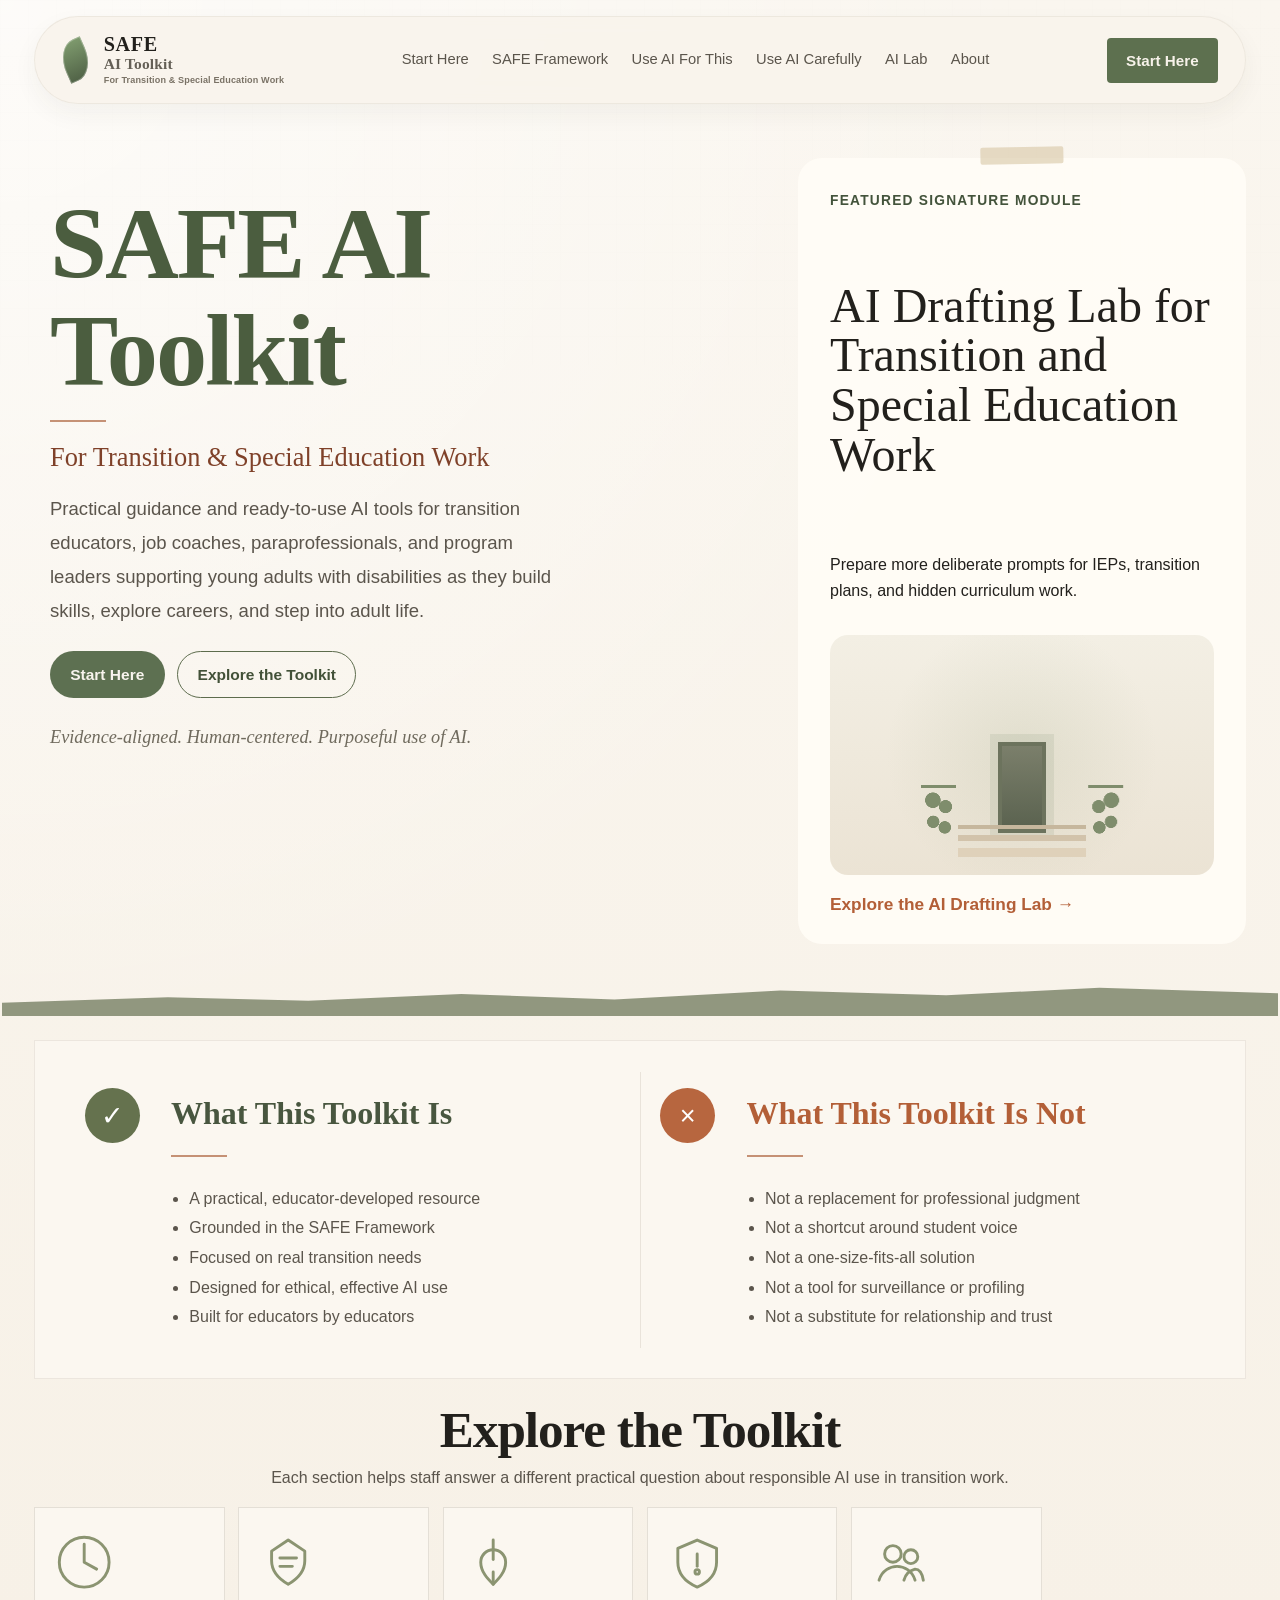
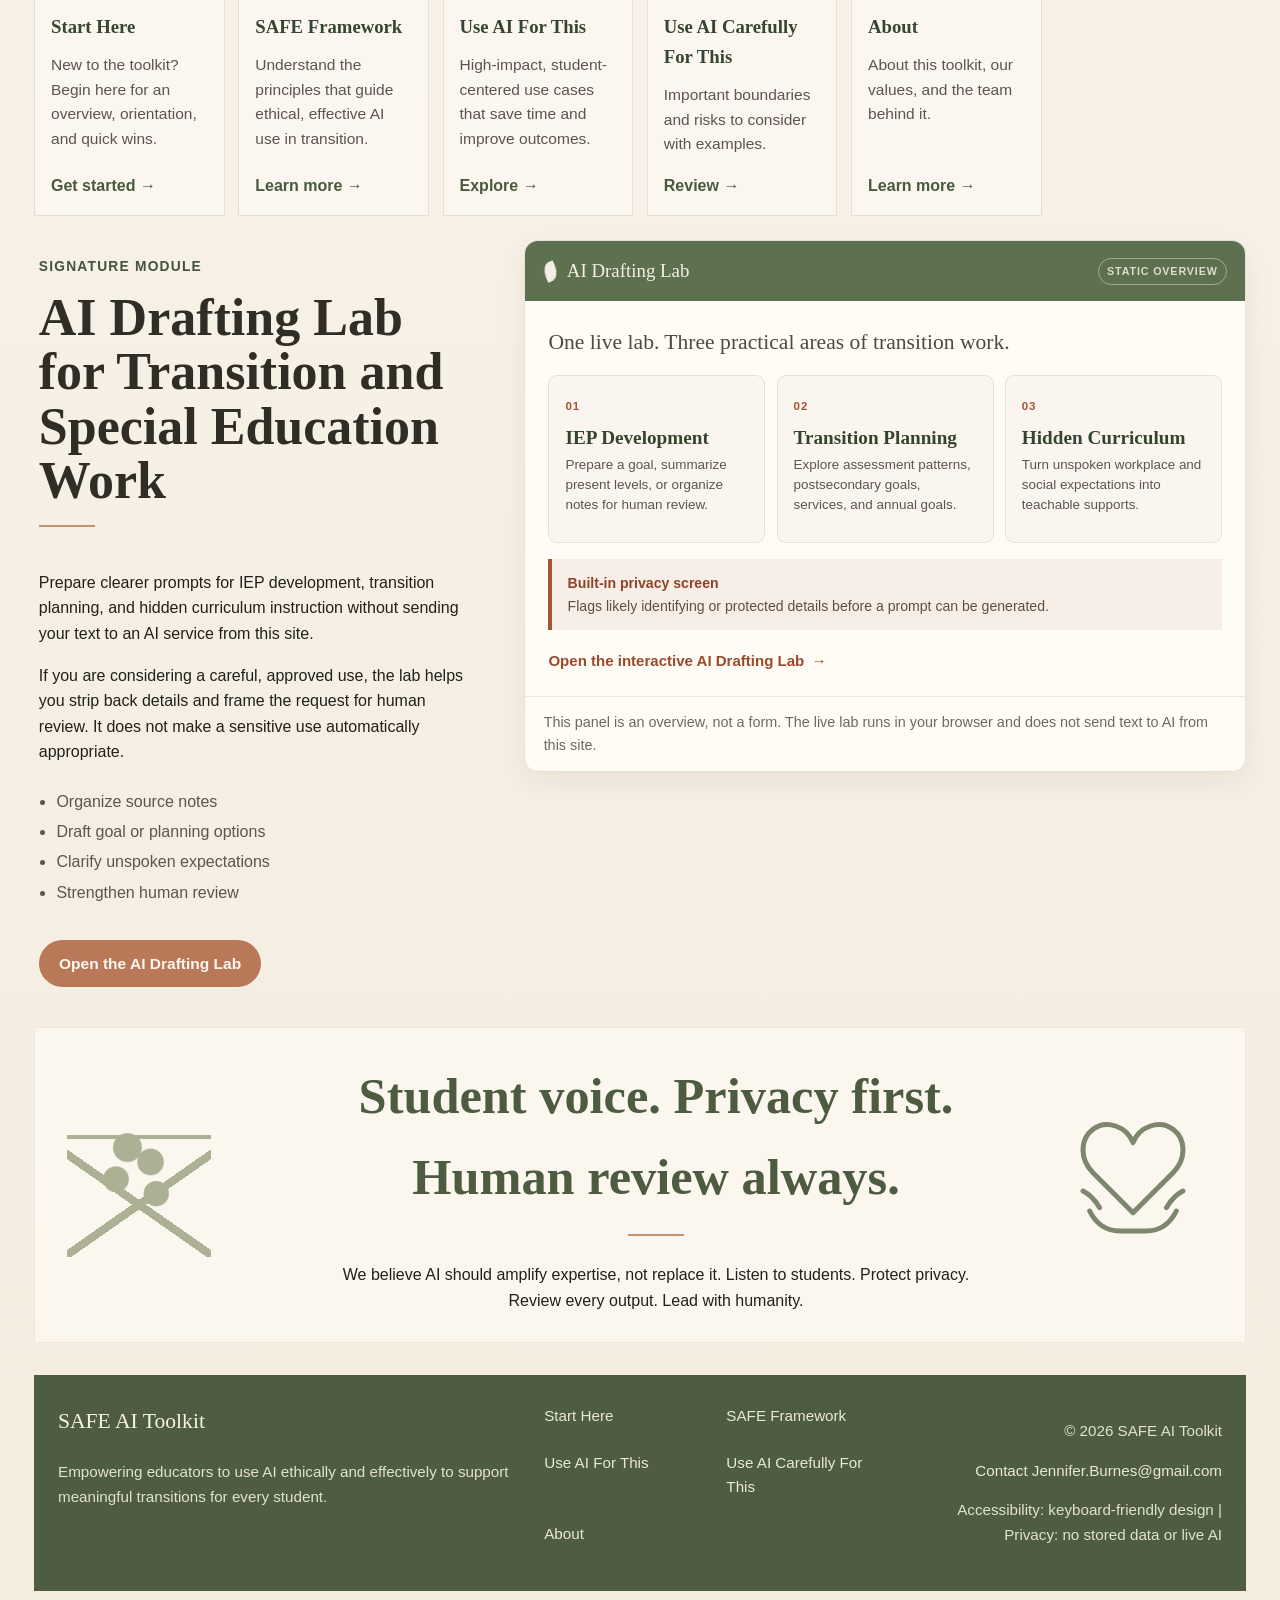
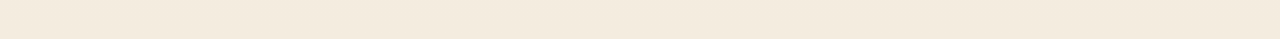
<file: index.html>
<!doctype html>
<html lang="en">
  <head>
    <meta charset="UTF-8" />
    <meta name="viewport" content="width=device-width, initial-scale=1.0" />
    <title>SAFE AI Toolkit</title>
    <meta
      name="description"
      content="A practical AI toolkit for transition and special education professionals using AI responsibly in student-centered planning and instruction."
    />
    <link rel="icon" href="favicon.svg" type="image/svg+xml" />
    <link rel="stylesheet" href="styles.css" />
  </head>
  <body data-page="home">
    <div class="site-shell">
      <a class="skip-link" href="#main-content">Skip to main content</a>
      <header class="site-header">
        <div class="brand-lockup">
          <a class="brand-mark" href="index.html" aria-label="SAFE AI Toolkit home">
            <span class="brand-mark__leaf"></span>
            <span class="brand-mark__text"><span>SAFE</span><span>AI Toolkit</span><span class="brand-mark__descriptor">For Transition &amp; Special Education Work</span></span>
          </a>
        </div>
        <button class="menu-toggle" type="button" aria-expanded="false" aria-controls="site-nav">
          Menu
        </button>
        <nav id="site-nav" class="site-nav" aria-label="Primary">
          <a href="start-here.html">Start Here</a>
          <a href="safe-framework.html">SAFE Framework</a>
          <a href="use-ai-for-this.html">Use AI For This</a>
          <a href="use-ai-carefully.html">Use AI Carefully</a>
          <a href="hidden-curriculum-ai-lab.html">AI Lab</a>
          <a href="about.html">About</a>
        </nav>
        <a class="header-cta" href="start-here.html">Start Here</a>
      </header>

      <main id="main-content">
        <section class="hero hero--homepage section">
          <div class="hero__content hero__content--open">
            <h1>SAFE AI Toolkit</h1>
            <span class="hero-rule" aria-hidden="true"></span>
            <p class="hero__scope">For Transition &amp; Special Education Work</p>
            <p class="hero__lede hero__lede--wide">
              Practical guidance and ready-to-use AI tools for transition educators, job coaches,
              paraprofessionals, and program leaders supporting young adults with disabilities as they
              build skills, explore careers, and step into adult life.
            </p>
            <div class="hero__actions">
              <a class="button button--primary" href="start-here.html">Start Here</a>
              <a class="button button--outline" href="#explore-toolkit">Explore the Toolkit</a>
            </div>
            <p class="hero__motto">Evidence-aligned. Human-centered. Purposeful use of AI.</p>
          </div>
          <aside class="feature-card feature-card--illustrated">
            <span class="feature-card__tape" aria-hidden="true"></span>
            <p class="feature-card__eyeline">Featured Signature Module</p>
            <h2>AI Drafting Lab for Transition and Special Education Work</h2>
            <p>Prepare more deliberate prompts for IEPs, transition plans, and hidden curriculum work.</p>
            <div class="feature-card__art" aria-hidden="true">
              <div class="feature-card__door"></div>
              <div class="feature-card__plant feature-card__plant--left"></div>
              <div class="feature-card__plant feature-card__plant--right"></div>
              <div class="feature-card__steps"></div>
            </div>
            <a class="feature-card__link" href="hidden-curriculum-ai-lab.html">Explore the AI Drafting Lab</a>
          </aside>
          <div class="terrain-divider" aria-hidden="true"></div>
        </section>

        <section class="section section-band">
          <article class="band-panel band-panel--positive">
            <div class="band-panel__icon">✓</div>
            <div class="band-panel__body">
              <h2>What This Toolkit Is</h2>
              <span class="band-panel__rule" aria-hidden="true"></span>
              <ul class="tight-list">
                <li>A practical, educator-developed resource</li>
                <li>Grounded in the <a href="https://www.edsafeai.org/safe" target="_blank" rel="noopener noreferrer">SAFE Framework</a></li>
                <li>Focused on real transition needs</li>
                <li>Designed for ethical, effective AI use</li>
                <li>Built for educators by educators</li>
              </ul>
            </div>
          </article>
          <article class="band-panel band-panel--negative">
            <div class="band-panel__icon">&times;</div>
            <div class="band-panel__body">
              <h2>What This Toolkit Is Not</h2>
              <span class="band-panel__rule" aria-hidden="true"></span>
              <ul class="tight-list">
                <li>Not a replacement for professional judgment</li>
                <li>Not a shortcut around student voice</li>
                <li>Not a one-size-fits-all solution</li>
                <li>Not a tool for surveillance or profiling</li>
                <li>Not a substitute for relationship and trust</li>
              </ul>
            </div>
          </article>
        </section>

        <section class="section section--toolkit-overview" id="explore-toolkit">
          <div class="section-heading">
            <h2>Explore the Toolkit</h2>
            <p>Each section helps staff answer a different practical question about responsible AI use in transition work.</p>
          </div>
          <div class="toolkit-grid">
            <a class="toolkit-card" href="start-here.html">
              <span class="toolkit-card__icon" aria-hidden="true">
                <svg viewBox="0 0 48 48" role="presentation"><circle cx="24" cy="24" r="18"/><path d="M24 11v13l9 5" /></svg>
              </span>
              <h3>Start Here</h3>
              <p>New to the toolkit? Begin here for an overview, orientation, and quick wins.</p>
              <span class="toolkit-card__link">Get started</span>
            </a>
            <a class="toolkit-card" href="safe-framework.html">
              <span class="toolkit-card__icon" aria-hidden="true">
                <svg viewBox="0 0 48 48" role="presentation"><path d="M24 8l12 8v7c0 8-5 13-12 17-7-4-12-9-12-17v-7z"/><path d="M18 21h12M18 27h9" /></svg>
              </span>
              <h3>SAFE Framework</h3>
              <p>Understand the principles that guide ethical, effective AI use in transition.</p>
              <span class="toolkit-card__link">Learn more</span>
            </a>
            <a class="toolkit-card" href="use-ai-for-this.html">
              <span class="toolkit-card__icon" aria-hidden="true">
                <svg viewBox="0 0 48 48" role="presentation"><path d="M24 8v14"/><path d="M15 24c0-5 4-9 9-9s9 4 9 9c0 7-5 12-9 16-4-4-9-9-9-16z"/><path d="M24 31v9" /></svg>
              </span>
              <h3>Use AI For This</h3>
              <p>High-impact, student-centered use cases that save time and improve outcomes.</p>
              <span class="toolkit-card__link">Explore</span>
            </a>
            <a class="toolkit-card" href="use-ai-carefully.html">
              <span class="toolkit-card__icon" aria-hidden="true">
                <svg viewBox="0 0 48 48" role="presentation"><path d="M24 8l14 6v10c0 8-5 14-14 18-9-4-14-10-14-18V14z"/><path d="M24 18v9"/><circle cx="24" cy="31" r="1.6"/></svg>
              </span>
              <h3>Use AI Carefully For This</h3>
              <p>Important boundaries and risks to consider with examples.</p>
              <span class="toolkit-card__link">Review</span>
            </a>
            <a class="toolkit-card" href="about.html">
              <span class="toolkit-card__icon" aria-hidden="true">
                <svg viewBox="0 0 48 48" role="presentation"><circle cx="18" cy="18" r="6"/><circle cx="31" cy="20" r="5"/><path d="M8 37c2-7 8-10 13-10s11 3 13 10"/><path d="M26 37c1-4 4-7 8-8 3 0 5 2 6 8"/></svg>
              </span>
              <h3>About</h3>
              <p>About this toolkit, our values, and the team behind it.</p>
              <span class="toolkit-card__link">Learn more</span>
            </a>
          </div>
        </section>

        <section class="section signature-section">
          <div class="signature-copy">
            <p class="page-hero__kicker">Signature Module</p>
            <h2>AI Drafting Lab for Transition and Special Education Work</h2>
            <span class="hero-rule" aria-hidden="true"></span>
            <p>
              Prepare clearer prompts for IEP development, transition planning, and hidden curriculum
              instruction without sending your text to an AI service from this site.
            </p>
            <p>
              If you are considering a careful, approved use, the lab helps you strip back details and
              frame the request for human review. It does not make a sensitive use automatically appropriate.
            </p>
            <ul class="signature-list">
              <li>Organize source notes</li>
              <li>Draft goal or planning options</li>
              <li>Clarify unspoken expectations</li>
              <li>Strengthen human review</li>
            </ul>
            <a class="button button--clay" href="hidden-curriculum-ai-lab.html">Open the AI Drafting Lab</a>
          </div>
          <aside class="signature-shell signature-shell--preview" aria-labelledby="lab-preview-title">
            <div class="signature-shell__header">
              <span class="signature-shell__leaf" aria-hidden="true"></span>
              <span id="lab-preview-title">AI Drafting Lab</span>
              <span class="signature-shell__status">Static overview</span>
            </div>
            <div class="signature-preview">
              <p class="signature-preview__lead">One live lab. Three practical areas of transition work.</p>
              <div class="signature-preview__lanes">
                <section class="signature-preview__lane">
                  <span>01</span>
                  <h3>IEP Development</h3>
                  <p>Prepare a goal, summarize present levels, or organize notes for human review.</p>
                </section>
                <section class="signature-preview__lane">
                  <span>02</span>
                  <h3>Transition Planning</h3>
                  <p>Explore assessment patterns, postsecondary goals, services, and annual goals.</p>
                </section>
                <section class="signature-preview__lane">
                  <span>03</span>
                  <h3>Hidden Curriculum</h3>
                  <p>Turn unspoken workplace and social expectations into teachable supports.</p>
                </section>
              </div>
              <div class="signature-preview__safety">
                <strong>Built-in privacy screen</strong>
                <span>Flags likely identifying or protected details before a prompt can be generated.</span>
              </div>
              <a class="signature-preview__open" href="hidden-curriculum-ai-lab.html">Open the interactive AI Drafting Lab <span aria-hidden="true">→</span></a>
            </div>
            <p class="signature-shell__footer">This panel is an overview, not a form. The live lab runs in your browser and does not send text to AI from this site.</p>
          </aside>
        </section>

        <section class="section closing-banner">
          <div class="closing-banner__leaf" aria-hidden="true"></div>
          <div class="closing-banner__copy">
            <h2>Student voice. Privacy first. Human review always.</h2>
            <span class="hero-rule" aria-hidden="true"></span>
            <p>We believe AI should amplify expertise, not replace it. Listen to students. Protect privacy. Review every output. Lead with humanity.</p>
          </div>
          <div class="closing-banner__care" aria-hidden="true">
            <svg viewBox="0 0 96 96" role="presentation">
              <path d="M48 25c4-10 16-14 24-8 8 6 8 18 0 26L48 67 24 43c-8-8-8-20 0-26 8-6 20-2 24 8z"/>
              <path d="M22 66c4 8 10 12 18 12h16c8 0 14-4 18-12"/>
              <path d="M18 54c4 2 7 5 10 10M78 54c-4 2-7 5-10 10"/>
            </svg>
          </div>
        </section>
      </main>

      <footer class="site-footer site-footer--rich">
        <div class="site-footer__brand">
          <p>SAFE AI Toolkit</p>
          <p>Empowering educators to use AI ethically and effectively to support meaningful transitions for every student.</p>
        </div>
        <div class="site-footer__links">
          <a href="start-here.html">Start Here</a>
          <a href="safe-framework.html">SAFE Framework</a>
          <a href="use-ai-for-this.html">Use AI For This</a>
          <a href="use-ai-carefully.html">Use AI Carefully For This</a>
          <a href="about.html">About</a>
        </div>
        <div class="site-footer__meta">
          <p>&copy; 2026 SAFE AI Toolkit</p>
          <p><a href="mailto:Jennifer.Burnes@gmail.com">Contact Jennifer.Burnes@gmail.com</a></p>
          <p>Accessibility: keyboard-friendly design | Privacy: no stored data or live AI</p>
        </div>
      </footer>
    </div>
    <script src="script.js"></script>
  </body>
</html>
</file>
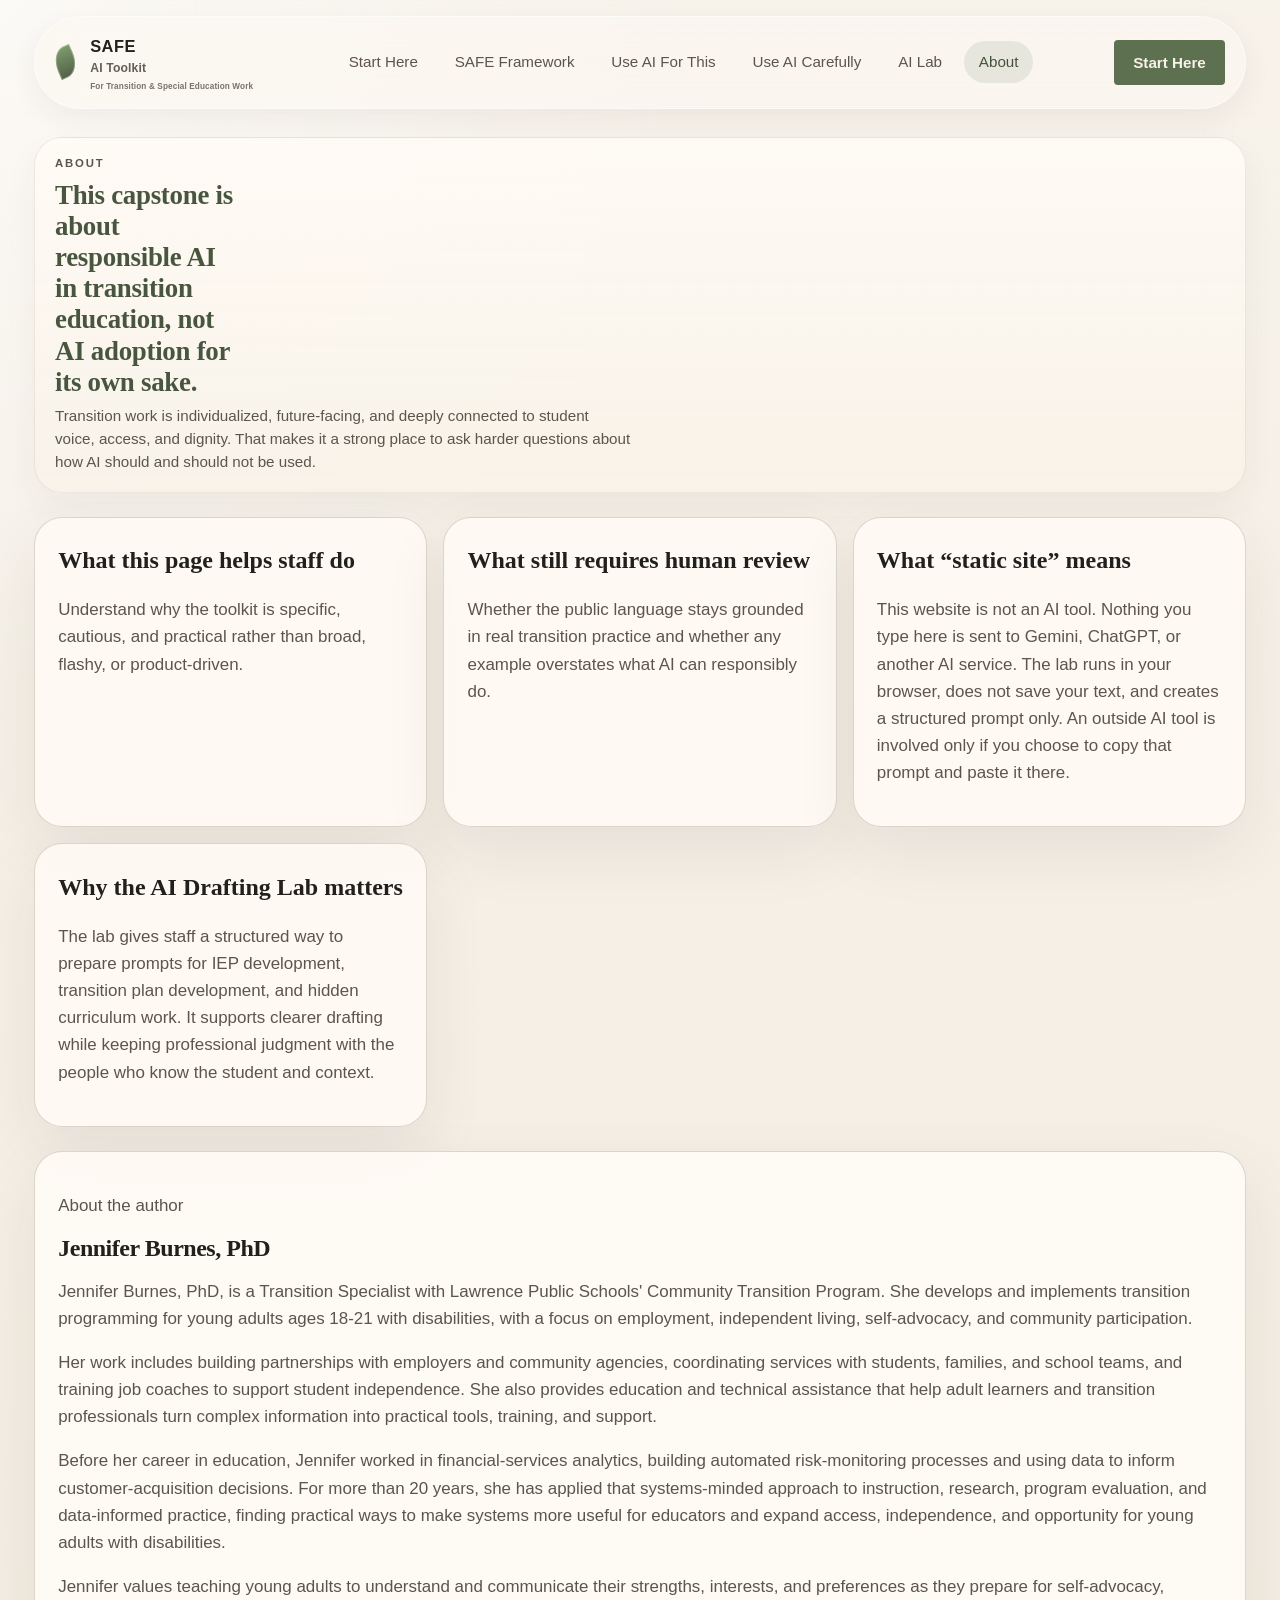
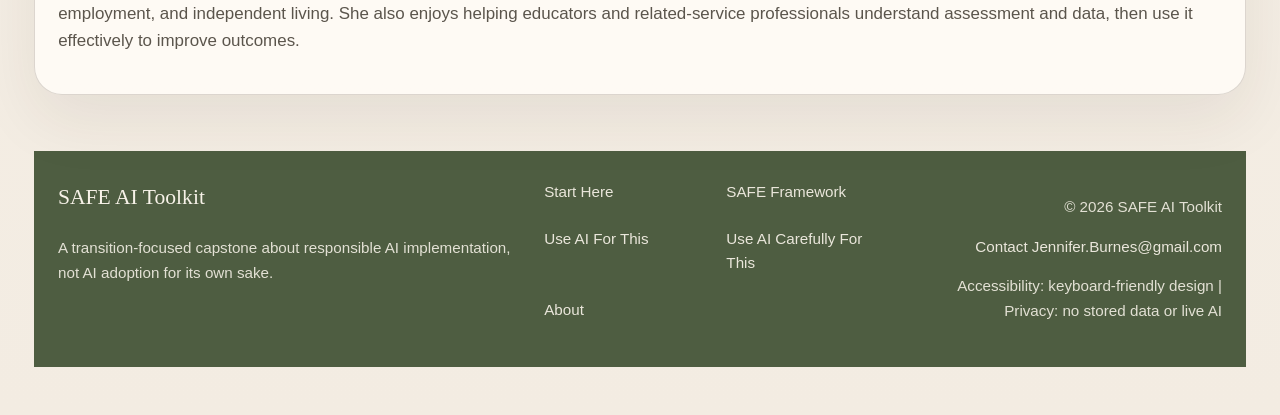
<file: about.html>
<!doctype html>
<html lang="en">
  <head>
    <meta charset="UTF-8" />
    <meta name="viewport" content="width=device-width, initial-scale=1.0" />
    <title>About | SAFE AI Toolkit</title>
    <link rel="icon" href="favicon.svg" type="image/svg+xml" />
    <link rel="stylesheet" href="styles.css" />
  </head>
  <body data-page="about">
    <div class="site-shell">
      <a class="skip-link" href="#main-content">Skip to main content</a>
      <header class="site-header">
        <div class="brand-lockup">
          <a class="brand-mark" href="index.html" aria-label="SAFE AI Toolkit home">
            <span class="brand-mark__leaf"></span>
            <span class="brand-mark__text"><span>SAFE</span><span>AI Toolkit</span><span class="brand-mark__descriptor">For Transition &amp; Special Education Work</span></span>
          </a>
        </div>
        <button class="menu-toggle" type="button" aria-expanded="false" aria-controls="site-nav">Menu</button>
        <nav id="site-nav" class="site-nav" aria-label="Primary">
          <a href="start-here.html">Start Here</a>
          <a href="safe-framework.html">SAFE Framework</a>
          <a href="use-ai-for-this.html">Use AI For This</a>
          <a href="use-ai-carefully.html">Use AI Carefully</a>
          <a href="hidden-curriculum-ai-lab.html">AI Lab</a>
          <a href="about.html">About</a>
        </nav>
        <a class="header-cta" href="start-here.html">Start Here</a>
      </header>
      <main id="main-content" class="page-main">
        <section class="page-hero page-hero--paper">
          <p class="page-hero__kicker">About</p>
          <h1>This capstone is about responsible AI in transition education, not AI adoption for its own sake.</h1>
          <p>
            Transition work is individualized, future-facing, and deeply connected to student voice,
            access, and dignity. That makes it a strong place to ask harder questions about how AI
            should and should not be used.
          </p>
        </section>

        <section class="section card-grid card-grid--two">
          <article class="section-card">
            <h2>What this page helps staff do</h2>
            <p>Understand why the toolkit is specific, cautious, and practical rather than broad, flashy, or product-driven.</p>
          </article>
          <article class="section-card">
            <h2>What still requires human review</h2>
            <p>Whether the public language stays grounded in real transition practice and whether any example overstates what AI can responsibly do.</p>
          </article>
          <article class="section-card">
            <h2>What “static site” means</h2>
            <p>
              This website is not an AI tool. Nothing you type here is sent to Gemini, ChatGPT, or
              another AI service. The lab runs in your browser, does not save your text, and creates
              a structured prompt only. An outside AI tool is involved only if you choose to copy that
              prompt and paste it there.
            </p>
          </article>
          <article class="section-card">
            <h2>Why the AI Drafting Lab matters</h2>
            <p>
              The lab gives staff a structured way to prepare prompts for IEP development, transition
              plan development, and hidden curriculum work. It supports clearer drafting while keeping
              professional judgment with the people who know the student and context.
            </p>
          </article>
        </section>

        <section class="section">
          <div class="callout callout--thin">
            <p class="eyebrow">About the author</p>
            <h2>Jennifer Burnes, PhD</h2>
            <p>Jennifer Burnes, PhD, is a Transition Specialist with Lawrence Public Schools' Community Transition Program. She develops and implements transition programming for young adults ages 18-21 with disabilities, with a focus on employment, independent living, self-advocacy, and community participation.</p>
            <p>Her work includes building partnerships with employers and community agencies, coordinating services with students, families, and school teams, and training job coaches to support student independence. She also provides education and technical assistance that help adult learners and transition professionals turn complex information into practical tools, training, and support.</p>
            <p>Before her career in education, Jennifer worked in financial-services analytics, building automated risk-monitoring processes and using data to inform customer-acquisition decisions. For more than 20 years, she has applied that systems-minded approach to instruction, research, program evaluation, and data-informed practice, finding practical ways to make systems more useful for educators and expand access, independence, and opportunity for young adults with disabilities.</p>
            <p>Jennifer values teaching young adults to understand and communicate their strengths, interests, and preferences as they prepare for self-advocacy, employment, and independent living. She also enjoys helping educators and related-service professionals understand assessment and data, then use it effectively to improve outcomes.</p>
          </div>
        </section>
      </main>
      <footer class="site-footer site-footer--rich">
        <div class="site-footer__brand">
          <p>SAFE AI Toolkit</p>
          <p>A transition-focused capstone about responsible AI implementation, not AI adoption for its own sake.</p>
        </div>
        <div class="site-footer__links">
          <a href="start-here.html">Start Here</a>
          <a href="safe-framework.html">SAFE Framework</a>
          <a href="use-ai-for-this.html">Use AI For This</a>
          <a href="use-ai-carefully.html">Use AI Carefully For This</a>
          <a href="about.html">About</a>
        </div>
        <div class="site-footer__meta">
          <p>&copy; 2026 SAFE AI Toolkit</p>
          <p><a href="mailto:Jennifer.Burnes@gmail.com">Contact Jennifer.Burnes@gmail.com</a></p>
          <p>Accessibility: keyboard-friendly design | Privacy: no stored data or live AI</p>
        </div>
      </footer>
    </div>
    <script src="script.js"></script>
  </body>
</html>
</file>
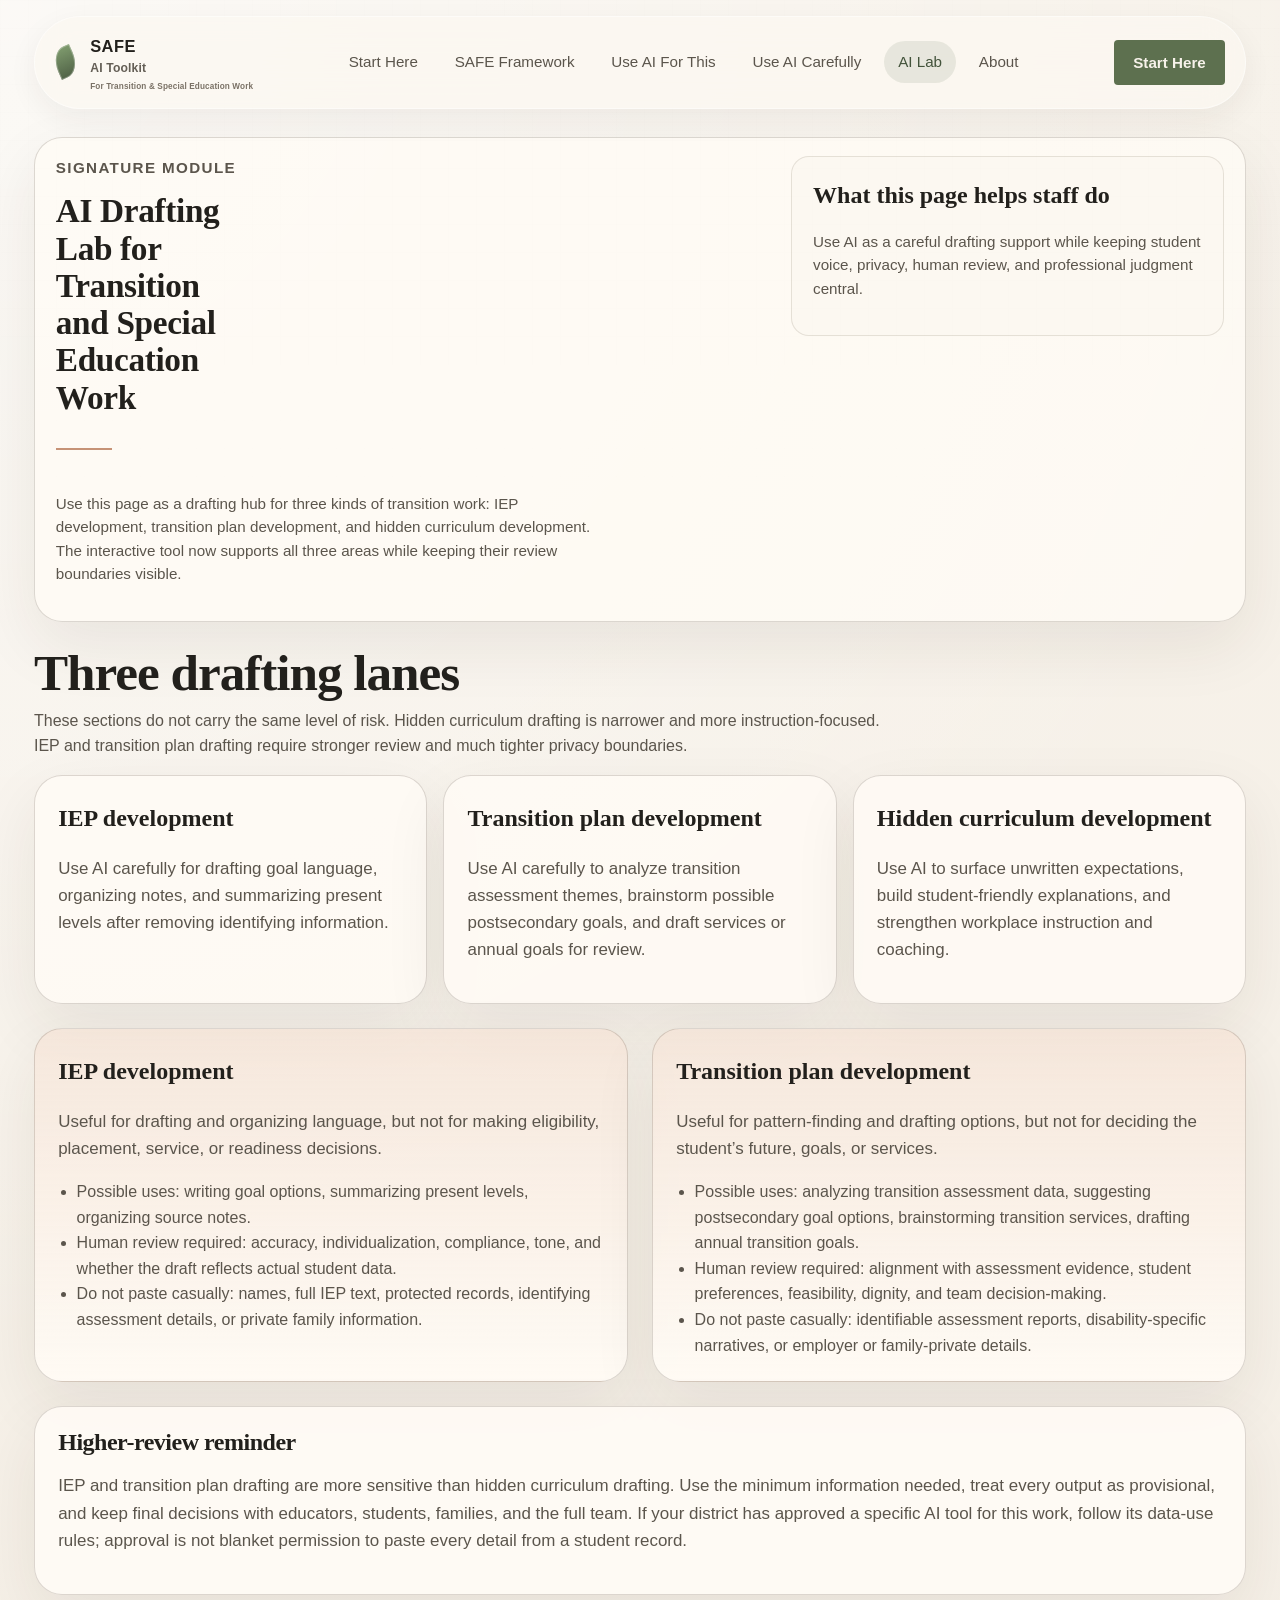
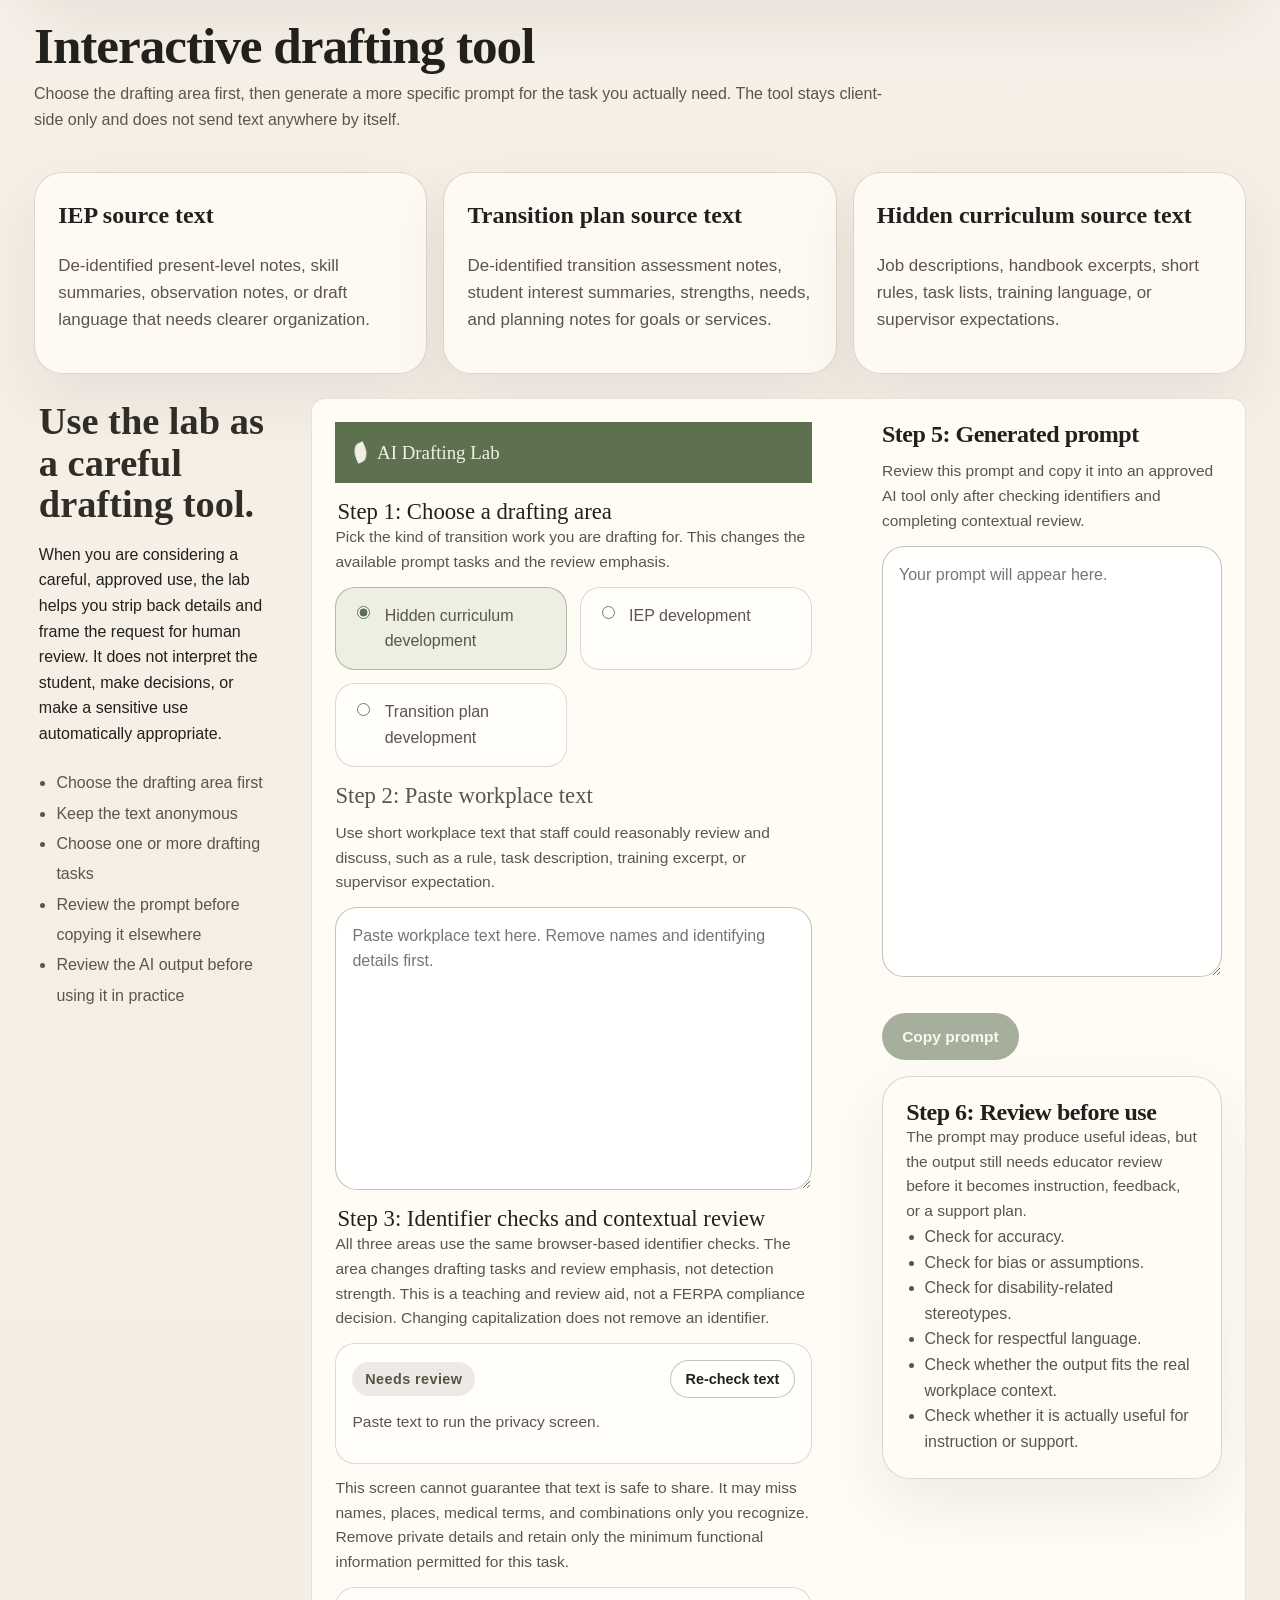
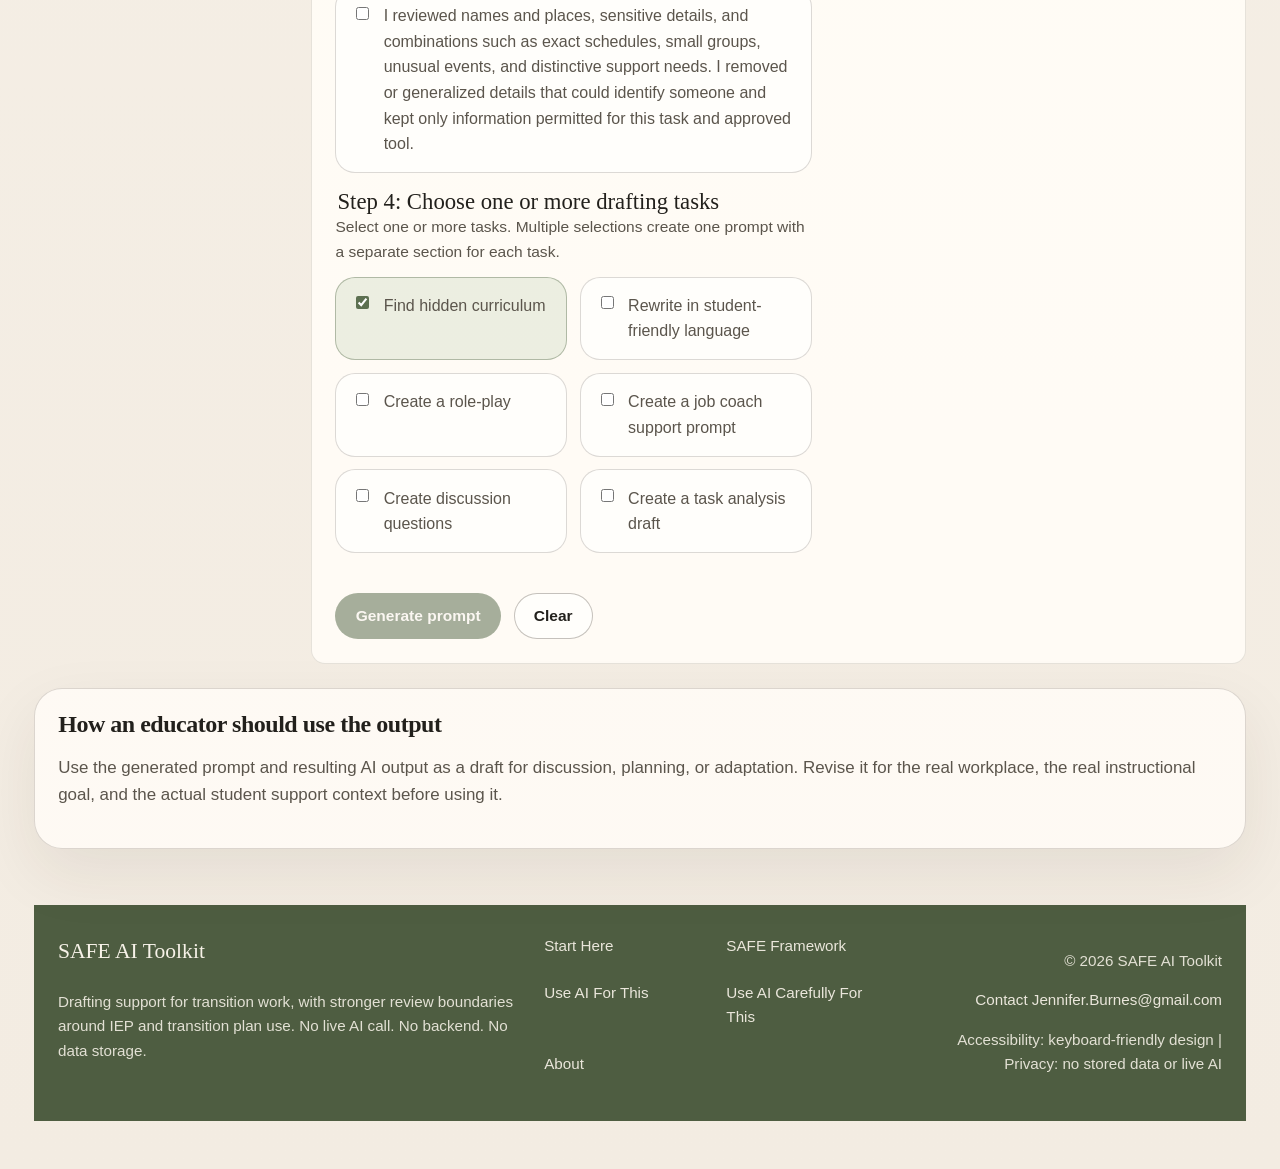
<file: hidden-curriculum-ai-lab.html>
<!doctype html>
<html lang="en">
  <head>
    <meta charset="UTF-8" />
    <meta name="viewport" content="width=device-width, initial-scale=1.0" />
    <title>AI Lab | SAFE AI Toolkit</title>
    <link rel="icon" href="favicon.svg" type="image/svg+xml" />
    <link rel="stylesheet" href="styles.css" />
  </head>
  <body data-page="ai-lab">
    <div class="site-shell">
      <a class="skip-link" href="#main-content">Skip to main content</a>
      <header class="site-header">
        <div class="brand-lockup">
          <a class="brand-mark" href="index.html" aria-label="SAFE AI Toolkit home">
            <span class="brand-mark__leaf"></span>
            <span class="brand-mark__text"><span>SAFE</span><span>AI Toolkit</span><span class="brand-mark__descriptor">For Transition &amp; Special Education Work</span></span>
          </a>
        </div>
        <button class="menu-toggle" type="button" aria-expanded="false" aria-controls="site-nav">Menu</button>
        <nav id="site-nav" class="site-nav" aria-label="Primary">
          <a href="start-here.html">Start Here</a>
          <a href="safe-framework.html">SAFE Framework</a>
          <a href="use-ai-for-this.html">Use AI For This</a>
          <a href="use-ai-carefully.html">Use AI Carefully</a>
          <a href="hidden-curriculum-ai-lab.html">AI Lab</a>
          <a href="about.html">About</a>
        </nav>
        <a class="header-cta" href="start-here.html">Start Here</a>
      </header>
      <main id="main-content" class="page-main">
        <section class="page-hero page-hero--lab">
          <div class="page-hero__split">
            <div>
              <p class="page-hero__kicker">Signature Module</p>
              <h1>AI Drafting Lab for Transition and Special Education Work</h1>
              <span class="hero-rule" aria-hidden="true"></span>
              <p>
                Use this page as a drafting hub for three kinds of transition work: IEP development,
                transition plan development, and hidden curriculum development. The interactive tool
                now supports all three areas while keeping their review boundaries visible.
              </p>
            </div>
            <div class="page-hero__side-note">
              <h2>What this page helps staff do</h2>
              <p>Use AI as a careful drafting support while keeping student voice, privacy, human review, and professional judgment central.</p>
            </div>
          </div>
        </section>

        <section class="section">
          <div class="section-heading">
            <h2>Three drafting lanes</h2>
            <p>These sections do not carry the same level of risk. Hidden curriculum drafting is narrower and more instruction-focused. IEP and transition plan drafting require stronger review and much tighter privacy boundaries.</p>
          </div>
          <div class="card-grid card-grid--three">
            <article class="section-card section-card--compact">
              <h2>IEP development</h2>
              <p>Use AI carefully for drafting goal language, organizing notes, and summarizing present levels after removing identifying information.</p>
            </article>
            <article class="section-card section-card--compact">
              <h2>Transition plan development</h2>
              <p>Use AI carefully to analyze transition assessment themes, brainstorm possible postsecondary goals, and draft services or annual goals for review.</p>
            </article>
            <article class="section-card section-card--compact">
              <h2>Hidden curriculum development</h2>
              <p>Use AI to surface unwritten expectations, build student-friendly explanations, and strengthen workplace instruction and coaching.</p>
            </article>
          </div>
        </section>

        <section class="section compare-grid">
          <article class="compare-card compare-card--caution">
            <h2>IEP development</h2>
            <p>Useful for drafting and organizing language, but not for making eligibility, placement, service, or readiness decisions.</p>
            <ul class="tight-list">
              <li>Possible uses: writing goal options, summarizing present levels, organizing source notes.</li>
              <li>Human review required: accuracy, individualization, compliance, tone, and whether the draft reflects actual student data.</li>
              <li>Do not paste casually: names, full IEP text, protected records, identifying assessment details, or private family information.</li>
            </ul>
          </article>
          <article class="compare-card compare-card--caution">
            <h2>Transition plan development</h2>
            <p>Useful for pattern-finding and drafting options, but not for deciding the student’s future, goals, or services.</p>
            <ul class="tight-list">
              <li>Possible uses: analyzing transition assessment data, suggesting postsecondary goal options, brainstorming transition services, drafting annual transition goals.</li>
              <li>Human review required: alignment with assessment evidence, student preferences, feasibility, dignity, and team decision-making.</li>
              <li>Do not paste casually: identifiable assessment reports, disability-specific narratives, or employer or family-private details.</li>
            </ul>
          </article>
        </section>

        <section class="section">
          <div class="callout callout--thin">
            <h2>Higher-review reminder</h2>
            <p>IEP and transition plan drafting are more sensitive than hidden curriculum drafting. Use the minimum information needed, treat every output as provisional, and keep final decisions with educators, students, families, and the full team. If your district has approved a specific AI tool for this work, follow its data-use rules; approval is not blanket permission to paste every detail from a student record.</p>
          </div>
        </section>

        <section class="section">
          <div class="section-heading">
            <h2>Interactive drafting tool</h2>
            <p>Choose the drafting area first, then generate a more specific prompt for the task you actually need. The tool stays client-side only and does not send text anywhere by itself.</p>
          </div>
        </section>

        <section class="section card-grid card-grid--three">
          <article class="section-card section-card--compact">
            <h2>IEP source text</h2>
            <p>De-identified present-level notes, skill summaries, observation notes, or draft language that needs clearer organization.</p>
          </article>
          <article class="section-card section-card--compact">
            <h2>Transition plan source text</h2>
            <p>De-identified transition assessment notes, student interest summaries, strengths, needs, and planning notes for goals or services.</p>
          </article>
          <article class="section-card section-card--compact">
            <h2>Hidden curriculum source text</h2>
            <p>Job descriptions, handbook excerpts, short rules, task lists, training language, or supervisor expectations.</p>
          </article>
        </section>

        <section class="section signature-section signature-section--lab-page">
          <div class="signature-copy signature-copy--lab-page">
            <h2>Use the lab as a careful drafting tool.</h2>
            <p>
              When you are considering a careful, approved use, the lab helps you strip back details and
              frame the request for human review. It does not interpret the student, make decisions, or
              make a sensitive use automatically appropriate.
            </p>
            <ul class="signature-list">
              <li>Choose the drafting area first</li>
              <li>Keep the text anonymous</li>
              <li>Choose one or more drafting tasks</li>
              <li>Review the prompt before copying it elsewhere</li>
              <li>Review the AI output before using it in practice</li>
            </ul>
          </div>
          <div class="lab-layout lab-layout--framed">
            <div id="ai-lab-form" class="lab-panel" role="region" aria-label="AI Drafting Lab">
              <p id="screening-unavailable" class="field-help" role="status">Screening unavailable. Text entry and generation are disabled. Enable JavaScript and reload; if this message remains, try again later.</p>
              <div class="lab-panel__header">
                <span class="signature-shell__leaf" aria-hidden="true"></span>
                <span>AI Drafting Lab</span>
              </div>

              <fieldset class="lab-section">
                <legend class="field-label">Step 1: Choose a drafting area</legend>
                <p class="field-help">Pick the kind of transition work you are drafting for. This changes the available prompt tasks and the review emphasis.</p>
                <div class="purpose-grid">
                  <label class="purpose-card"><input type="radio" name="area" value="hidden_curriculum" checked /> <span>Hidden curriculum development</span></label>
                  <label class="purpose-card"><input type="radio" name="area" value="iep" /> <span>IEP development</span></label>
                  <label class="purpose-card"><input type="radio" name="area" value="transition_plan" /> <span>Transition plan development</span></label>
                </div>
              </fieldset>

              <div class="lab-section">
                <label class="field-label" for="source-text" id="source-text-label">Step 2: Paste source text</label>
                <p class="field-help" id="source-text-help">Use short workplace text that staff could reasonably review and discuss, such as a rule, task description, training excerpt, or supervisor expectation.</p>
                <textarea id="source-text" disabled autocomplete="off" spellcheck="false" aria-describedby="source-text-help" rows="10" placeholder="Paste workplace text here. Remove names and identifying details first."></textarea>
              </div>

              <fieldset class="lab-section">
                <legend class="field-label" id="privacy-legend">Step 3: Privacy screening</legend>
                <p class="field-help" id="privacy-help">All three drafting areas use the same browser-based identifier checks. The area changes tasks and review emphasis, not detection strength. These checks are a teaching and review aid, not a FERPA compliance decision. Changing capitalization does not remove an identifier.</p>
                <div class="privacy-screen privacy-screen--pending" id="privacy-screen">
                  <div class="privacy-screen__top">
                    <span class="privacy-signal privacy-signal--pending" id="privacy-signal">Needs review</span>
                    <button class="button button--secondary button--small" type="button" id="privacy-rescan" disabled>Re-check text</button>
                  </div>
                  <p class="field-help" id="privacy-status-copy" role="status">Paste text to run the privacy screen.</p>
                  <ul class="tight-list privacy-flags" id="privacy-flags"></ul>
                  <div class="privacy-preview" id="privacy-preview" hidden>
                    <p class="privacy-preview__label">Flagged-text preview</p>
                    <p class="privacy-preview__text" id="privacy-preview-text"></p>
                  </div>
                </div>
                <p class="field-help">This screen cannot guarantee that text is safe to share. It may miss names, places, medical terms, and combinations only you recognize. Remove private details and retain only the minimum functional information permitted for this task.</p>
                <label class="purpose-card"><input type="checkbox" id="context-review" disabled /> <span>I reviewed names and places, sensitive details, and combinations such as exact schedules, small groups, unusual events, and distinctive support needs. I removed or generalized details that could identify someone and kept only information permitted for this task and approved tool.</span></label>
              </fieldset>

              <fieldset class="lab-section">
                <legend class="field-label">Step 4: Choose one or more drafting tasks</legend>
                <p class="field-help" id="purpose-help">Select one or more tasks. Multiple selections create one prompt with a separate section for each task.</p>
                <div class="purpose-grid" id="purpose-grid"></div>
              </fieldset>

              <div class="lab-actions">
                <button class="button button--primary" type="button" id="generate-prompt" disabled>Generate prompt</button>
                <button class="button button--secondary" type="button" id="clear-lab">Clear</button>
              </div>
            </div>

            <aside class="lab-output-panel">
              <div class="lab-section">
                <h2>Step 5: Generated prompt</h2>
                <p class="field-help" id="generated-prompt-help">Copy this prompt into an approved AI tool only after completing the privacy check.</p>
                <textarea id="generated-prompt" rows="16" readonly placeholder="Your prompt will appear here."></textarea>
                <div class="lab-actions">
                  <button class="button button--primary" type="button" id="copy-prompt" disabled>Copy prompt</button>
                  <span class="status-message" id="copy-status" aria-live="polite"></span>
                </div>
              </div>

              <div class="review-card">
                <h2>Step 6: Review before use</h2>
                <p class="field-help" id="review-help">The prompt may produce useful ideas, but the output still needs educator review before it becomes instruction, feedback, or a support plan.</p>
                <ul class="tight-list">
                  <li>Check for accuracy.</li>
                  <li>Check for bias or assumptions.</li>
                  <li>Check for disability-related stereotypes.</li>
                  <li>Check for respectful language.</li>
                  <li>Check whether the output fits the real workplace context.</li>
                  <li>Check whether it is actually useful for instruction or support.</li>
                </ul>
              </div>
            </aside>
          </div>
        </section>

        <section class="section">
          <div class="callout callout--thin">
            <h2>How an educator should use the output</h2>
            <p>Use the generated prompt and resulting AI output as a draft for discussion, planning, or adaptation. Revise it for the real workplace, the real instructional goal, and the actual student support context before using it.</p>
          </div>
        </section>
      </main>
      <footer class="site-footer site-footer--rich">
        <div class="site-footer__brand">
          <p>SAFE AI Toolkit</p>
          <p>Drafting support for transition work, with stronger review boundaries around IEP and transition plan use. No live AI call. No backend. No data storage.</p>
        </div>
        <div class="site-footer__links">
          <a href="start-here.html">Start Here</a>
          <a href="safe-framework.html">SAFE Framework</a>
          <a href="use-ai-for-this.html">Use AI For This</a>
          <a href="use-ai-carefully.html">Use AI Carefully For This</a>
          <a href="about.html">About</a>
        </div>
        <div class="site-footer__meta">
          <p>&copy; 2026 SAFE AI Toolkit</p>
          <p><a href="mailto:Jennifer.Burnes@gmail.com">Contact Jennifer.Burnes@gmail.com</a></p>
          <p>Accessibility: keyboard-friendly design | Privacy: no stored data or live AI</p>
        </div>
      </footer>
    </div>
    <script src="script.js"></script>
  </body>
</html>
</file>
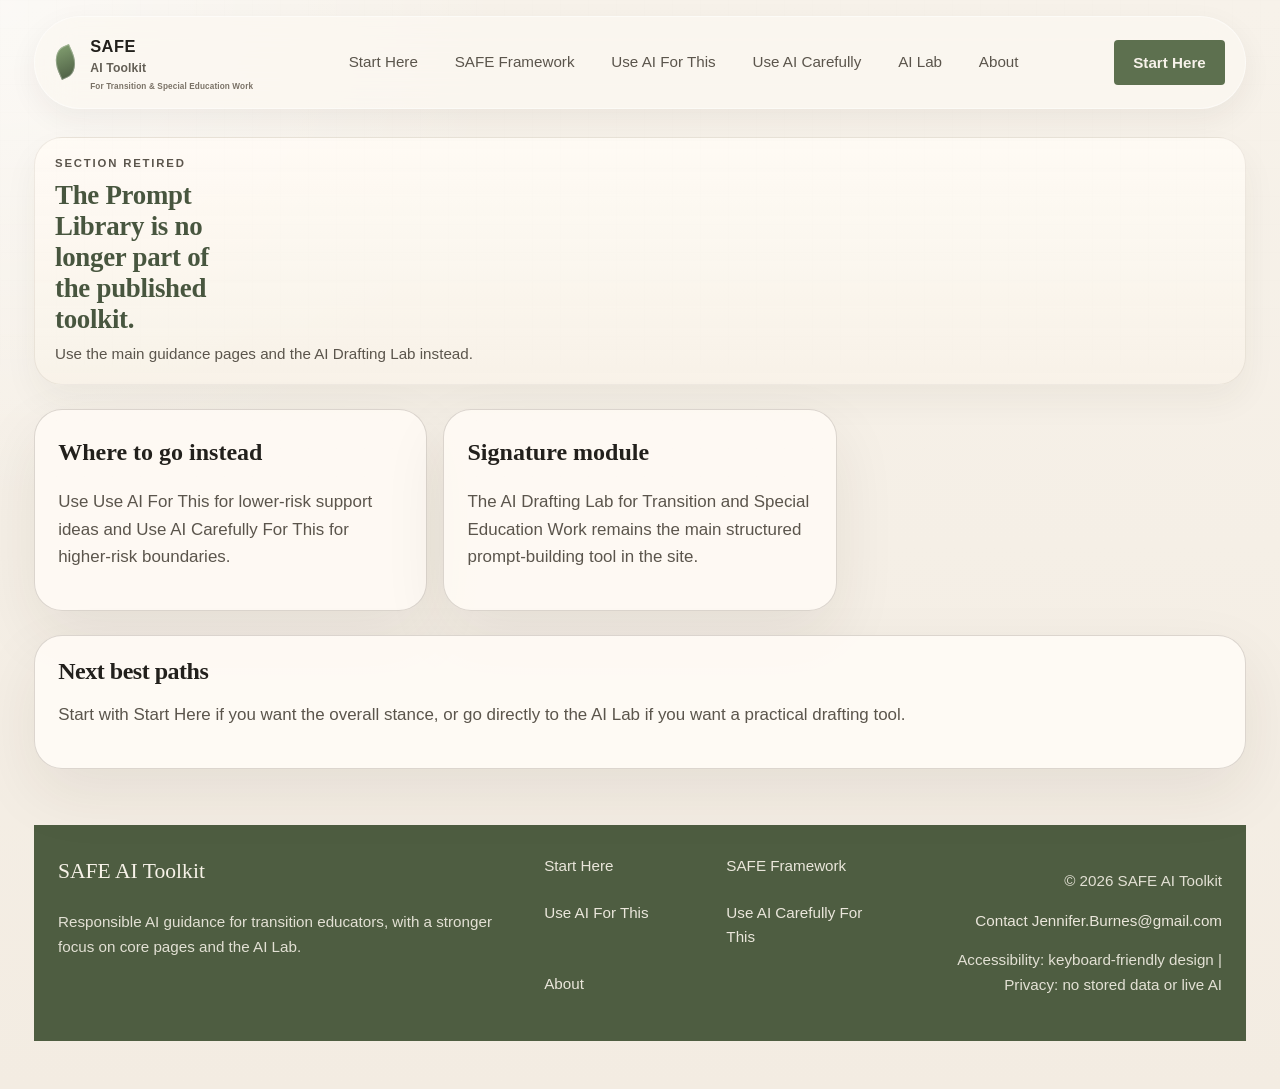
<file: prompt-library.html>
<!doctype html>
<html lang="en">
  <head>
    <meta charset="UTF-8" />
    <meta name="viewport" content="width=device-width, initial-scale=1.0" />
    <title>Section Retired | SAFE AI Toolkit</title>
    <link rel="icon" href="favicon.svg" type="image/svg+xml" />
    <link rel="stylesheet" href="styles.css" />
  </head>
  <body data-page="prompt-library">
    <div class="site-shell">
      <a class="skip-link" href="#main-content">Skip to main content</a>
      <header class="site-header">
        <div class="brand-lockup">
          <a class="brand-mark" href="index.html" aria-label="SAFE AI Toolkit home">
            <span class="brand-mark__leaf"></span>
            <span class="brand-mark__text"><span>SAFE</span><span>AI Toolkit</span><span class="brand-mark__descriptor">For Transition &amp; Special Education Work</span></span>
          </a>
        </div>
        <button class="menu-toggle" type="button" aria-expanded="false" aria-controls="site-nav">Menu</button>
        <nav id="site-nav" class="site-nav" aria-label="Primary">
          <a href="start-here.html">Start Here</a>
          <a href="safe-framework.html">SAFE Framework</a>
          <a href="use-ai-for-this.html">Use AI For This</a>
          <a href="use-ai-carefully.html">Use AI Carefully</a>
          <a href="hidden-curriculum-ai-lab.html">AI Lab</a>
          <a href="about.html">About</a>
        </nav>
        <a class="header-cta" href="start-here.html">Start Here</a>
      </header>
      <main id="main-content" class="page-main">
        <section class="page-hero page-hero--paper">
          <p class="page-hero__kicker">Section Retired</p>
          <h1>The Prompt Library is no longer part of the published toolkit.</h1>
          <p>Use the main guidance pages and the AI Drafting Lab instead.</p>
        </section>

        <section class="section card-grid card-grid--two">
          <article class="section-card">
            <h2>Where to go instead</h2>
            <p>Use <a href="use-ai-for-this.html">Use AI For This</a> for lower-risk support ideas and <a href="use-ai-carefully.html">Use AI Carefully For This</a> for higher-risk boundaries.</p>
          </article>
          <article class="section-card">
            <h2>Signature module</h2>
            <p>The <a href="hidden-curriculum-ai-lab.html">AI Drafting Lab for Transition and Special Education Work</a> remains the main structured prompt-building tool in the site.</p>
          </article>
        </section>

        <section class="section">
          <div class="callout callout--thin">
            <h2>Next best paths</h2>
            <p>
              Start with <a href="start-here.html">Start Here</a> if you want the overall stance,
              or go directly to the <a href="hidden-curriculum-ai-lab.html">AI Lab</a> if you want
              a practical drafting tool.
            </p>
          </div>
        </section>
      </main>
      <footer class="site-footer site-footer--rich">
        <div class="site-footer__brand">
          <p>SAFE AI Toolkit</p>
          <p>Responsible AI guidance for transition educators, with a stronger focus on core pages and the AI Lab.</p>
        </div>
        <div class="site-footer__links">
          <a href="start-here.html">Start Here</a>
          <a href="safe-framework.html">SAFE Framework</a>
          <a href="use-ai-for-this.html">Use AI For This</a>
          <a href="use-ai-carefully.html">Use AI Carefully For This</a>
          <a href="about.html">About</a>
        </div>
        <div class="site-footer__meta">
          <p>&copy; 2026 SAFE AI Toolkit</p>
          <p><a href="mailto:Jennifer.Burnes@gmail.com">Contact Jennifer.Burnes@gmail.com</a></p>
          <p>Accessibility: keyboard-friendly design | Privacy: no stored data or live AI</p>
        </div>
      </footer>
    </div>
    <script src="script.js"></script>
  </body>
</html>
</file>
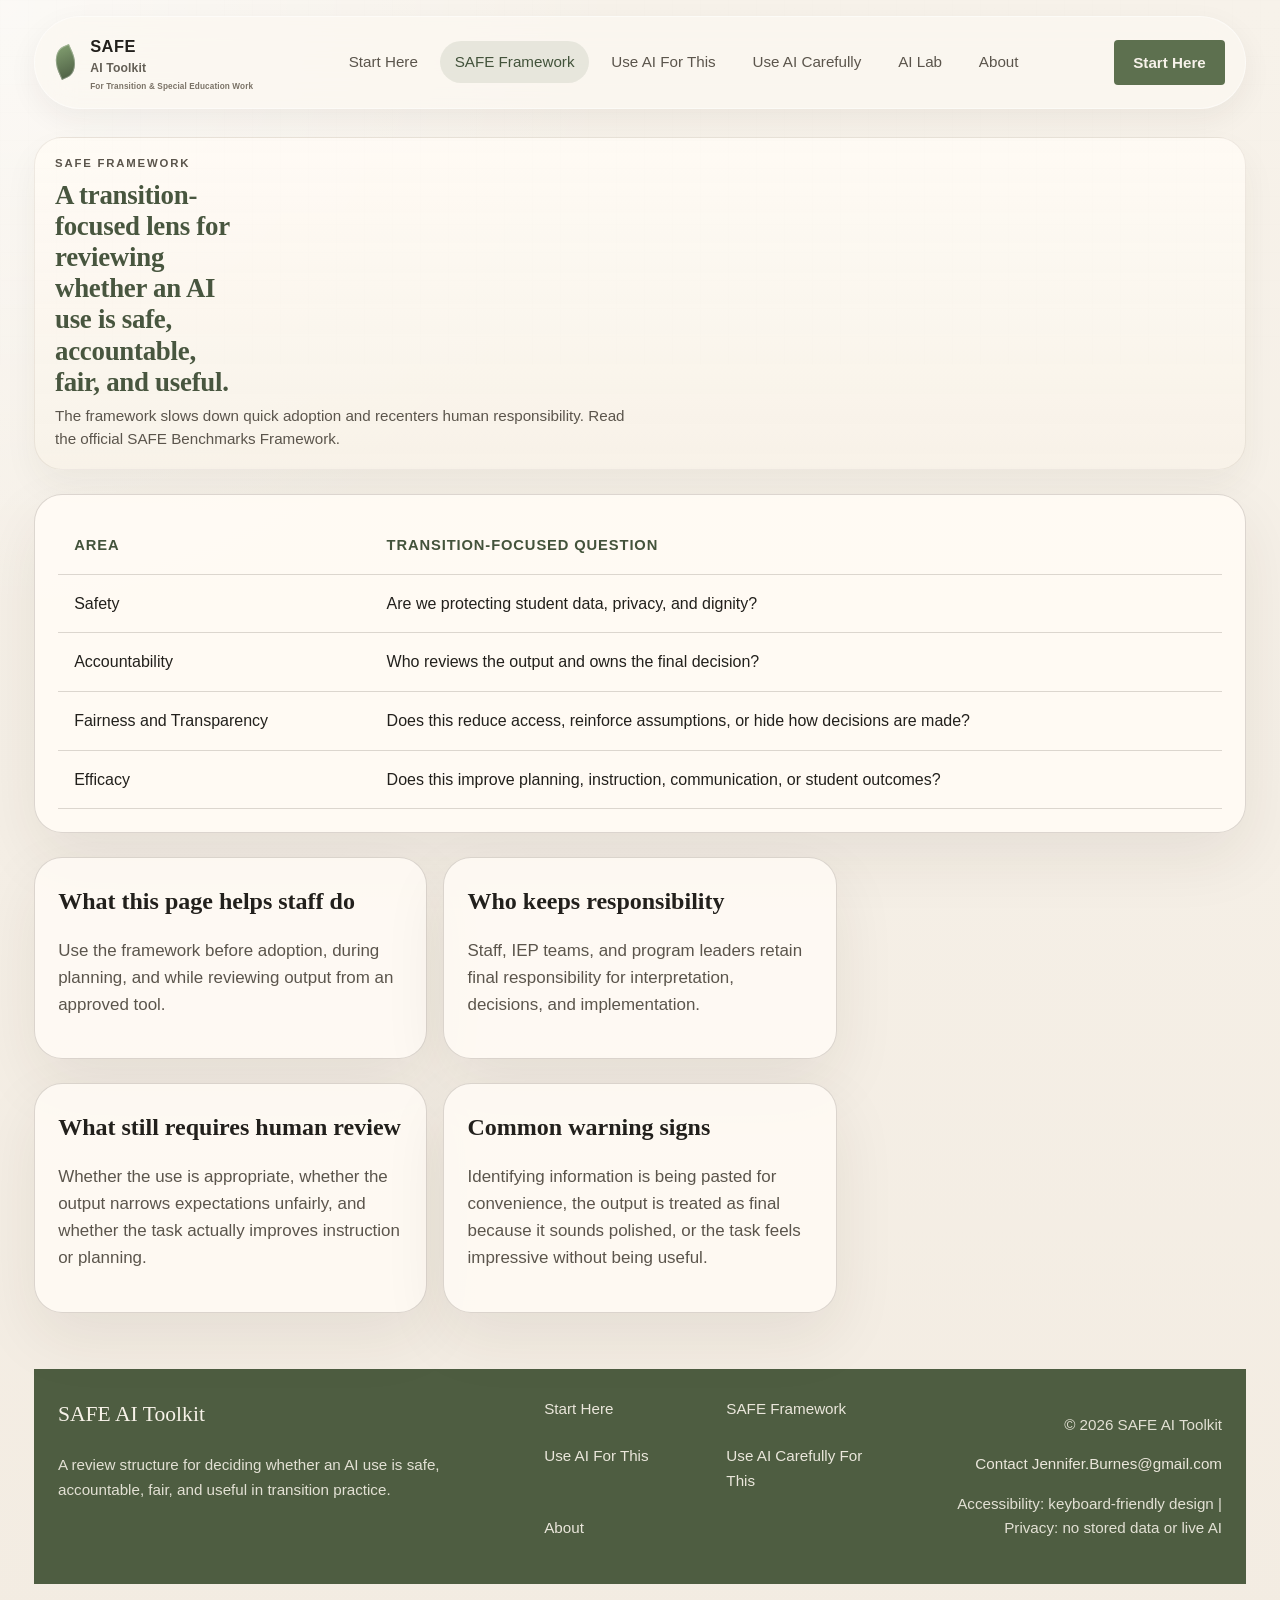
<file: safe-framework.html>
<!doctype html>
<html lang="en">
  <head>
    <meta charset="UTF-8" />
    <meta name="viewport" content="width=device-width, initial-scale=1.0" />
    <title>SAFE Framework | SAFE AI Toolkit</title>
    <link rel="icon" href="favicon.svg" type="image/svg+xml" />
    <link rel="stylesheet" href="styles.css" />
  </head>
  <body data-page="safe-framework">
    <div class="site-shell">
      <a class="skip-link" href="#main-content">Skip to main content</a>
      <header class="site-header">
        <div class="brand-lockup">
          <a class="brand-mark" href="index.html" aria-label="SAFE AI Toolkit home">
            <span class="brand-mark__leaf"></span>
            <span class="brand-mark__text"><span>SAFE</span><span>AI Toolkit</span><span class="brand-mark__descriptor">For Transition &amp; Special Education Work</span></span>
          </a>
        </div>
        <button class="menu-toggle" type="button" aria-expanded="false" aria-controls="site-nav">Menu</button>
        <nav id="site-nav" class="site-nav" aria-label="Primary">
          <a href="start-here.html">Start Here</a>
          <a href="safe-framework.html">SAFE Framework</a>
          <a href="use-ai-for-this.html">Use AI For This</a>
          <a href="use-ai-carefully.html">Use AI Carefully</a>
          <a href="hidden-curriculum-ai-lab.html">AI Lab</a>
          <a href="about.html">About</a>
        </nav>
        <a class="header-cta" href="start-here.html">Start Here</a>
      </header>
      <main id="main-content" class="page-main">
        <section class="page-hero page-hero--paper">
          <p class="page-hero__kicker">SAFE Framework</p>
          <h1>A transition-focused lens for reviewing whether an AI use is safe, accountable, fair, and useful.</h1>
          <p>The framework slows down quick adoption and recenters human responsibility. <a href="https://www.edsafeai.org/safe" target="_blank" rel="noopener noreferrer">Read the official SAFE Benchmarks Framework.</a></p>
        </section>

        <section class="section">
          <div class="table-card">
            <table class="framework-table">
              <thead>
                <tr>
                  <th>Area</th>
                  <th>Transition-focused question</th>
                </tr>
              </thead>
              <tbody>
                <tr>
                  <td>Safety</td>
                  <td>Are we protecting student data, privacy, and dignity?</td>
                </tr>
                <tr>
                  <td>Accountability</td>
                  <td>Who reviews the output and owns the final decision?</td>
                </tr>
                <tr>
                  <td>Fairness and Transparency</td>
                  <td>Does this reduce access, reinforce assumptions, or hide how decisions are made?</td>
                </tr>
                <tr>
                  <td>Efficacy</td>
                  <td>Does this improve planning, instruction, communication, or student outcomes?</td>
                </tr>
              </tbody>
            </table>
          </div>
        </section>

        <section class="section card-grid card-grid--two">
          <article class="section-card">
            <h2>What this page helps staff do</h2>
            <p>Use the framework before adoption, during planning, and while reviewing output from an approved tool.</p>
          </article>
          <article class="section-card">
            <h2>Who keeps responsibility</h2>
            <p>Staff, IEP teams, and program leaders retain final responsibility for interpretation, decisions, and implementation.</p>
          </article>
        </section>

        <section class="section card-grid card-grid--two">
          <article class="section-card">
            <h2>What still requires human review</h2>
            <p>Whether the use is appropriate, whether the output narrows expectations unfairly, and whether the task actually improves instruction or planning.</p>
          </article>
          <article class="section-card">
            <h2>Common warning signs</h2>
            <p>Identifying information is being pasted for convenience, the output is treated as final because it sounds polished, or the task feels impressive without being useful.</p>
          </article>
        </section>
      </main>
      <footer class="site-footer site-footer--rich">
        <div class="site-footer__brand">
          <p>SAFE AI Toolkit</p>
          <p>A review structure for deciding whether an AI use is safe, accountable, fair, and useful in transition practice.</p>
        </div>
        <div class="site-footer__links">
          <a href="start-here.html">Start Here</a>
          <a href="safe-framework.html">SAFE Framework</a>
          <a href="use-ai-for-this.html">Use AI For This</a>
          <a href="use-ai-carefully.html">Use AI Carefully For This</a>
          <a href="about.html">About</a>
        </div>
        <div class="site-footer__meta">
          <p>&copy; 2026 SAFE AI Toolkit</p>
          <p><a href="mailto:Jennifer.Burnes@gmail.com">Contact Jennifer.Burnes@gmail.com</a></p>
          <p>Accessibility: keyboard-friendly design | Privacy: no stored data or live AI</p>
        </div>
      </footer>
    </div>
    <script src="script.js"></script>
  </body>
</html>
</file>
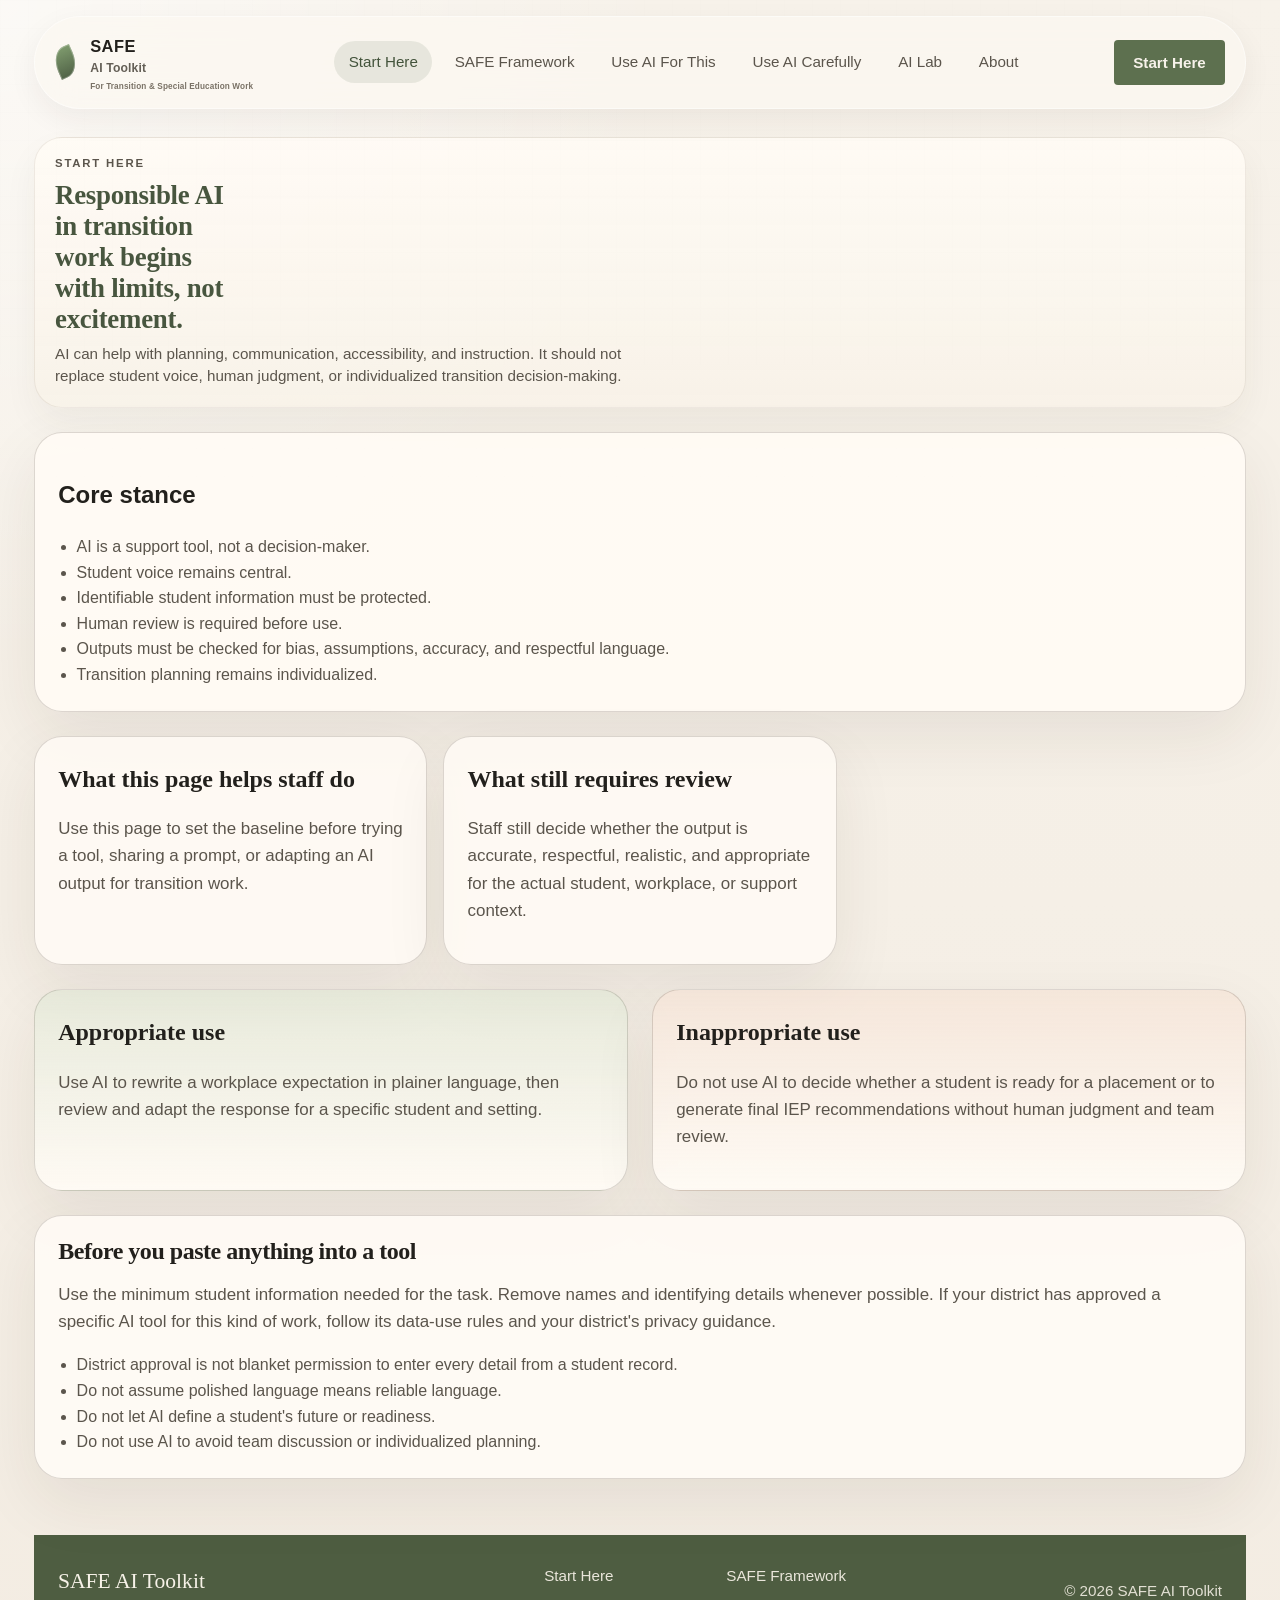
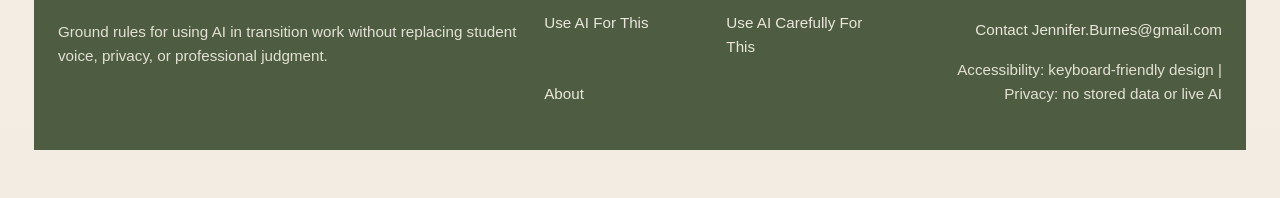
<file: start-here.html>
<!doctype html>
<html lang="en">
  <head>
    <meta charset="UTF-8" />
    <meta name="viewport" content="width=device-width, initial-scale=1.0" />
    <title>Start Here | SAFE AI Toolkit</title>
    <link rel="icon" href="favicon.svg" type="image/svg+xml" />
    <link rel="stylesheet" href="styles.css" />
  </head>
  <body data-page="start-here">
    <div class="site-shell">
      <a class="skip-link" href="#main-content">Skip to main content</a>
      <header class="site-header">
        <div class="brand-lockup">
          <a class="brand-mark" href="index.html" aria-label="SAFE AI Toolkit home">
            <span class="brand-mark__leaf"></span>
            <span class="brand-mark__text"><span>SAFE</span><span>AI Toolkit</span><span class="brand-mark__descriptor">For Transition &amp; Special Education Work</span></span>
          </a>
        </div>
        <button class="menu-toggle" type="button" aria-expanded="false" aria-controls="site-nav">Menu</button>
        <nav id="site-nav" class="site-nav" aria-label="Primary">
          <a href="start-here.html">Start Here</a>
          <a href="safe-framework.html">SAFE Framework</a>
          <a href="use-ai-for-this.html">Use AI For This</a>
          <a href="use-ai-carefully.html">Use AI Carefully</a>
          <a href="hidden-curriculum-ai-lab.html">AI Lab</a>
          <a href="about.html">About</a>
        </nav>
        <a class="header-cta" href="start-here.html">Start Here</a>
      </header>
      <main id="main-content" class="page-main">
        <section class="page-hero page-hero--paper">
          <p class="page-hero__kicker">Start Here</p>
          <h1>Responsible AI in transition work begins with limits, not excitement.</h1>
          <p>
            AI can help with planning, communication, accessibility, and instruction. It should not
            replace student voice, human judgment, or individualized transition decision-making.
          </p>
        </section>

        <section class="section">
          <div class="checklist-card">
            <h2>Core stance</h2>
            <ul class="tight-list">
              <li>AI is a support tool, not a decision-maker.</li>
              <li>Student voice remains central.</li>
              <li>Identifiable student information must be protected.</li>
              <li>Human review is required before use.</li>
              <li>Outputs must be checked for bias, assumptions, accuracy, and respectful language.</li>
              <li>Transition planning remains individualized.</li>
            </ul>
          </div>
        </section>

        <section class="section card-grid card-grid--two">
          <article class="section-card">
            <h2>What this page helps staff do</h2>
            <p>Use this page to set the baseline before trying a tool, sharing a prompt, or adapting an AI output for transition work.</p>
          </article>
          <article class="section-card">
            <h2>What still requires review</h2>
            <p>Staff still decide whether the output is accurate, respectful, realistic, and appropriate for the actual student, workplace, or support context.</p>
          </article>
        </section>

        <section class="section compare-grid">
          <article class="compare-card compare-card--good">
            <h2>Appropriate use</h2>
            <p>
              Use AI to rewrite a workplace expectation in plainer language, then review and adapt the
              response for a specific student and setting.
            </p>
          </article>
          <article class="compare-card compare-card--caution">
            <h2>Inappropriate use</h2>
            <p>
              Do not use AI to decide whether a student is ready for a placement or to generate final
              IEP recommendations without human judgment and team review.
            </p>
          </article>
        </section>

        <section class="section">
          <div class="callout callout--thin">
            <h2>Before you paste anything into a tool</h2>
            <p>
              Use the minimum student information needed for the task. Remove names and
              identifying details whenever possible. If your district has approved a specific AI
              tool for this kind of work, follow its data-use rules and your district's privacy guidance.
            </p>
            <ul class="tight-list">
              <li>District approval is not blanket permission to enter every detail from a student record.</li>
              <li>Do not assume polished language means reliable language.</li>
              <li>Do not let AI define a student's future or readiness.</li>
              <li>Do not use AI to avoid team discussion or individualized planning.</li>
            </ul>
          </div>
        </section>
      </main>
      <footer class="site-footer site-footer--rich">
        <div class="site-footer__brand">
          <p>SAFE AI Toolkit</p>
          <p>Ground rules for using AI in transition work without replacing student voice, privacy, or professional judgment.</p>
        </div>
        <div class="site-footer__links">
          <a href="start-here.html">Start Here</a>
          <a href="safe-framework.html">SAFE Framework</a>
          <a href="use-ai-for-this.html">Use AI For This</a>
          <a href="use-ai-carefully.html">Use AI Carefully For This</a>
          <a href="about.html">About</a>
        </div>
        <div class="site-footer__meta">
          <p>&copy; 2026 SAFE AI Toolkit</p>
          <p><a href="mailto:Jennifer.Burnes@gmail.com">Contact Jennifer.Burnes@gmail.com</a></p>
          <p>Accessibility: keyboard-friendly design | Privacy: no stored data or live AI</p>
        </div>
      </footer>
    </div>
    <script src="script.js"></script>
  </body>
</html>
</file>
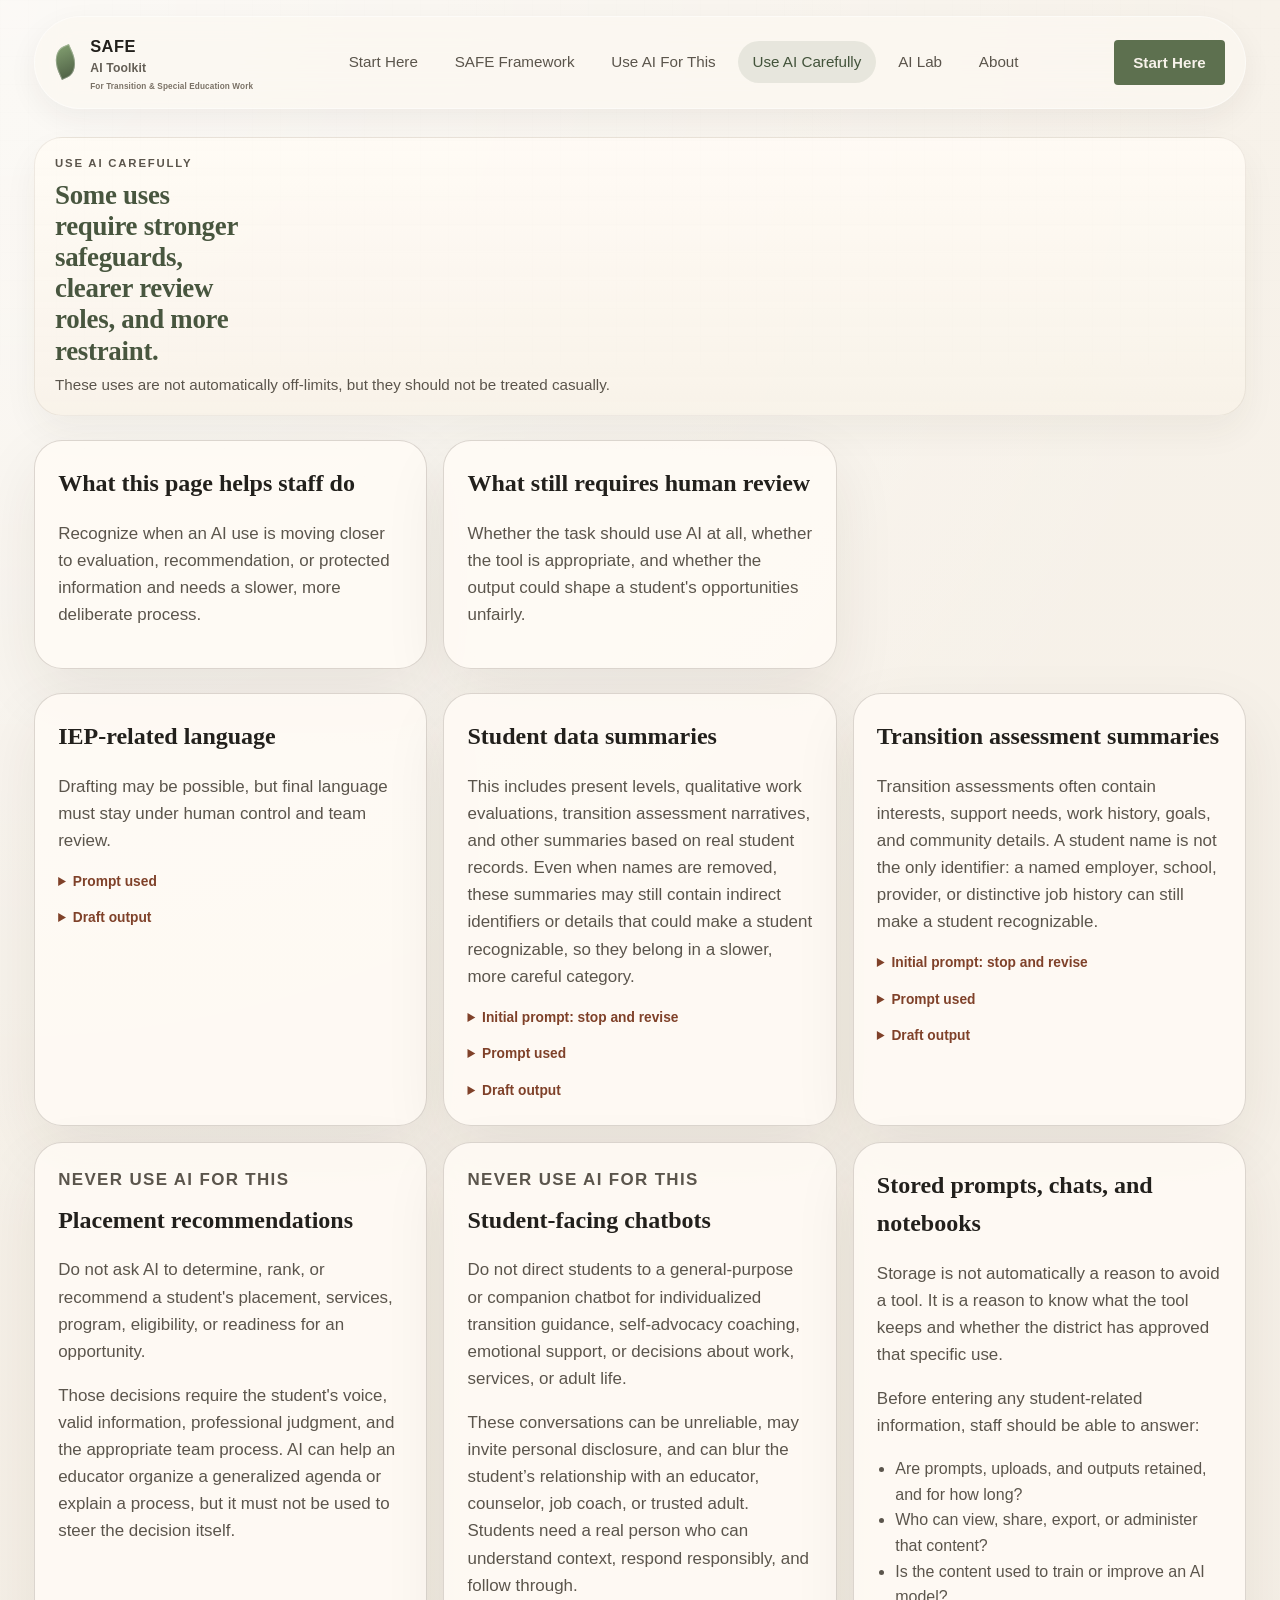
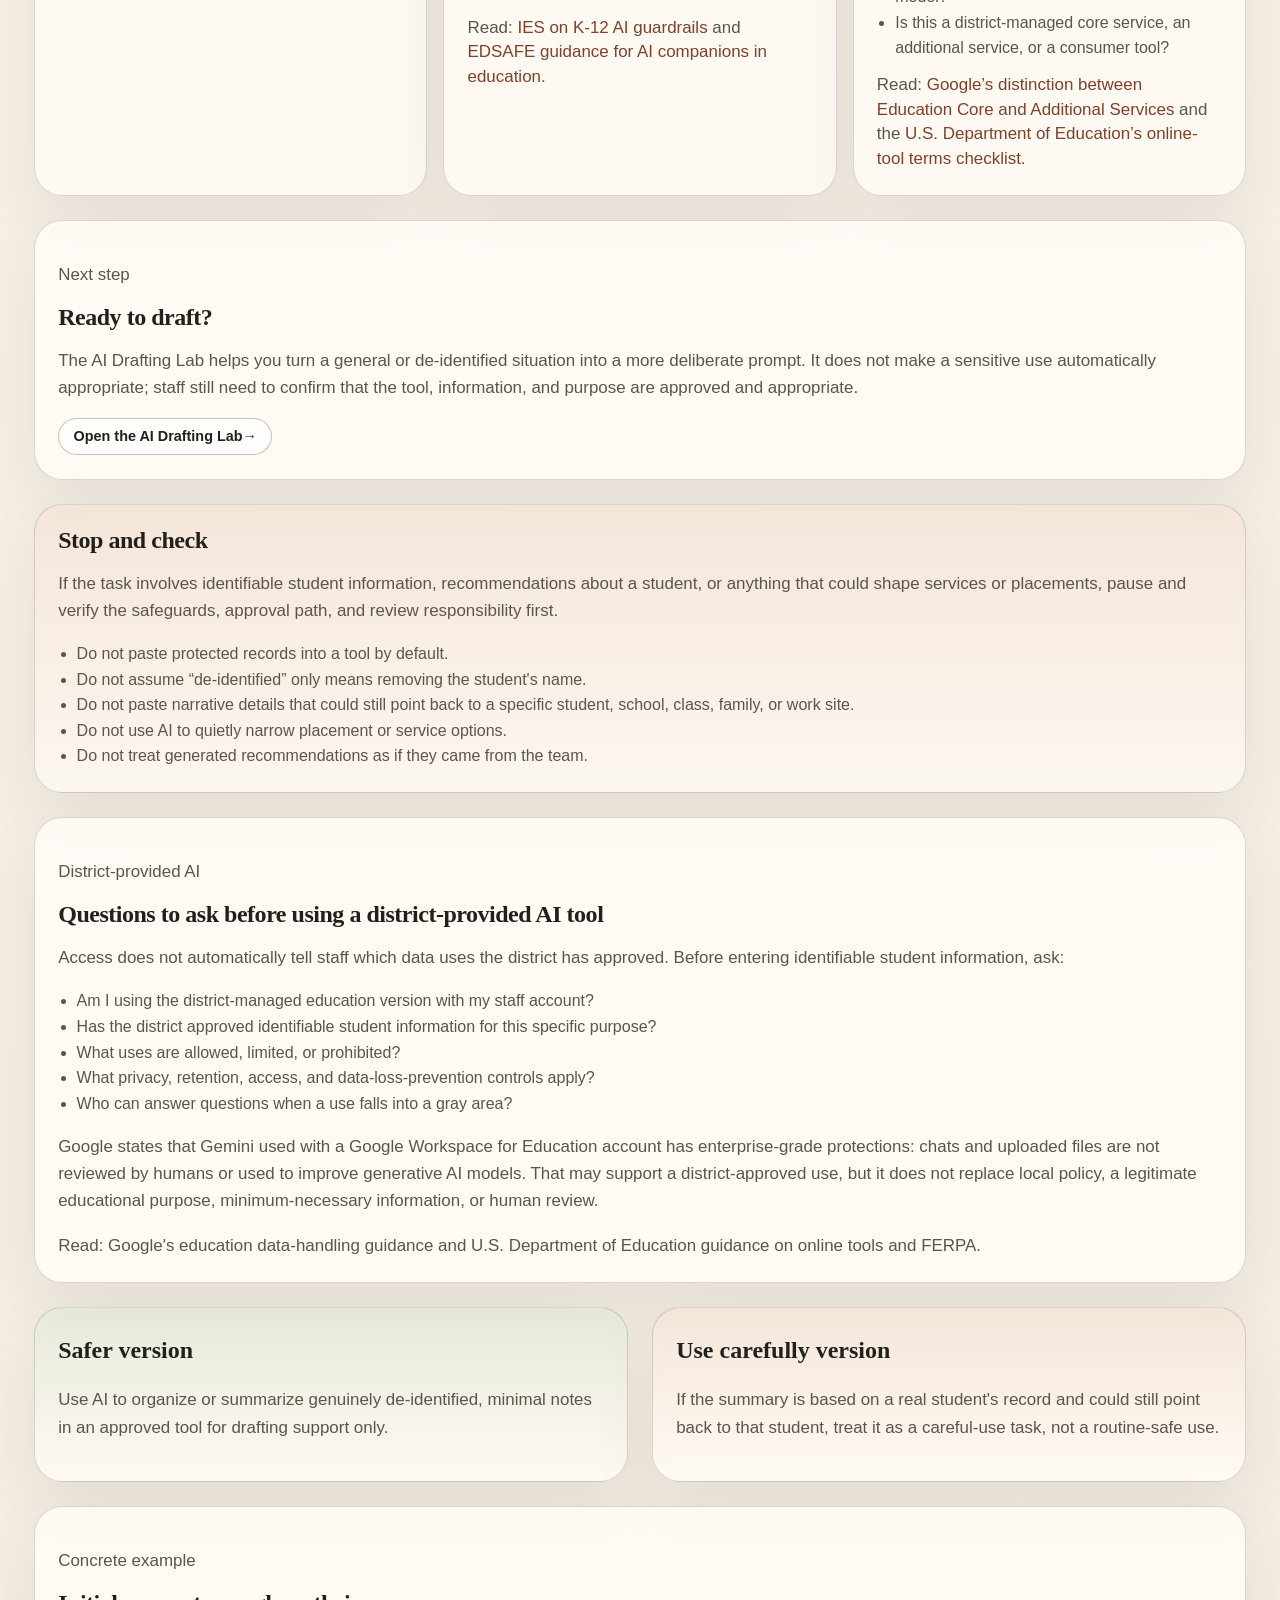
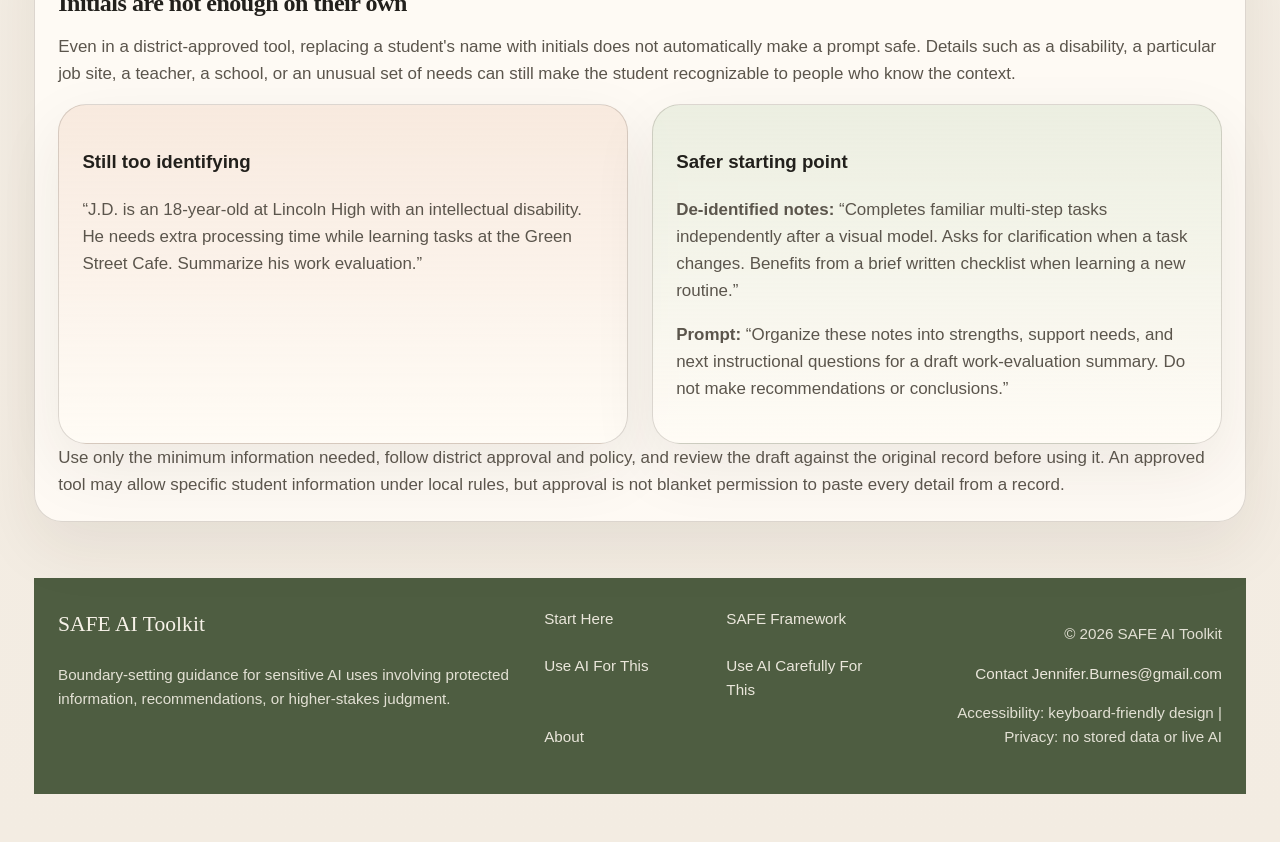
<file: use-ai-carefully.html>
<!doctype html>
<html lang="en">
  <head>
    <meta charset="UTF-8" />
    <meta name="viewport" content="width=device-width, initial-scale=1.0" />
    <title>Use AI Carefully | SAFE AI Toolkit</title>
    <link rel="icon" href="favicon.svg" type="image/svg+xml" />
    <link rel="stylesheet" href="styles.css" />
  </head>
  <body data-page="use-ai-carefully">
    <div class="site-shell">
      <a class="skip-link" href="#main-content">Skip to main content</a>
      <header class="site-header">
        <div class="brand-lockup">
          <a class="brand-mark" href="index.html" aria-label="SAFE AI Toolkit home">
            <span class="brand-mark__leaf"></span>
            <span class="brand-mark__text"><span>SAFE</span><span>AI Toolkit</span><span class="brand-mark__descriptor">For Transition &amp; Special Education Work</span></span>
          </a>
        </div>
        <button class="menu-toggle" type="button" aria-expanded="false" aria-controls="site-nav">Menu</button>
        <nav id="site-nav" class="site-nav" aria-label="Primary">
          <a href="start-here.html">Start Here</a>
          <a href="safe-framework.html">SAFE Framework</a>
          <a href="use-ai-for-this.html">Use AI For This</a>
          <a href="use-ai-carefully.html">Use AI Carefully</a>
          <a href="hidden-curriculum-ai-lab.html">AI Lab</a>
          <a href="about.html">About</a>
        </nav>
        <a class="header-cta" href="start-here.html">Start Here</a>
      </header>
      <main id="main-content" class="page-main">
        <section class="page-hero page-hero--paper">
          <p class="page-hero__kicker">Use AI Carefully</p>
          <h1>Some uses require stronger safeguards, clearer review roles, and more restraint.</h1>
          <p>These uses are not automatically off-limits, but they should not be treated casually.</p>
        </section>

        <section class="section card-grid card-grid--two">
          <article class="section-card">
            <h2>What this page helps staff do</h2>
            <p>Recognize when an AI use is moving closer to evaluation, recommendation, or protected information and needs a slower, more deliberate process.</p>
          </article>
          <article class="section-card">
            <h2>What still requires human review</h2>
            <p>Whether the task should use AI at all, whether the tool is appropriate, and whether the output could shape a student's opportunities unfairly.</p>
          </article>
        </section>

        <section class="section card-grid card-grid--three">
          <article class="section-card">
            <h2>IEP-related language</h2>
            <p>Drafting may be possible, but final language must stay under human control and team review.</p>
            <details class="example-prompt">
              <summary>Prompt used</summary>
              <p>This prompt uses a fictional student profile to model the goal-drafting process without sharing a real record. Final goals must reflect actual assessment and observation data, student priorities, and team decision-making.</p>
              <pre><code>A transition-program student wants to work in food service. During a familiar work routine, the student can follow a visual checklist independently. When a task changes or the student is unsure what to do next, the student often waits for an adult rather than asking a supervisor or job coach for clarification.

Create three possible annual IEP goal options focused on self-advocacy and task initiation in a work setting.

For each option:
- Use observable, measurable language.
- Include a condition, student action, and criterion.
- Keep the goal appropriate for workplace learning.
- Do not invent assessment data, services, accommodations, or a disability label.
- Add one short note describing what real baseline data a team would need before finalizing the goal.

These are drafting options only. The IEP team must revise the final goal using actual student data, student preferences, and professional judgment.</code></pre>
            </details>
            <details class="example-prompt example-output">
              <summary>Draft output</summary>
              <p>This sample shows the kind of options the prompt may produce. It is not a final IEP goal, and the comparison note also requires team review.</p>
              <h3>Option 1: Asking for clarification</h3>
              <p><strong>Annual goal:</strong> Given a work task and access to the established workplace routine, when the student encounters an unfamiliar task, change in routine, or is unsure what to do next, the student will <strong>ask an appropriate workplace support person for clarification or assistance</strong> before waiting for adult direction in <strong>4 out of 5 observed opportunities across 3 consecutive work sessions</strong>.</p>
              <p><strong>Baseline data needed:</strong> Frequency with which the student currently asks for clarification independently versus waits for someone to provide direction.</p>
              <h3>Option 2: Initiating a next step</h3>
              <p><strong>Annual goal:</strong> Given a familiar work setting and established task expectations, when the student completes a task or reaches a point where the next step is unclear, the student will <strong>independently initiate an appropriate next action by consulting the available task information or asking an appropriate workplace support person</strong> within <strong>2 minutes in 80% of observed opportunities across 3 consecutive work sessions</strong>.</p>
              <p><strong>Baseline data needed:</strong> Current response after task completion or uncertainty, including typical wait time and how often the student initiates a next step without adult prompting.</p>
              <h3>Option 3: Workplace problem-solving sequence</h3>
              <p><strong>Annual goal:</strong> When the student encounters a change, problem, or uncertainty during a work task, the student will <strong>initiate a workplace problem-solving response</strong> by checking available task information and, if the answer is not available, asking an appropriate workplace support person for clarification, with <strong>no more than one adult prompt in 4 out of 5 observed opportunities across 3 consecutive work sessions</strong>.</p>
              <p><strong>Baseline data needed:</strong> The student's current level of independence with each part of the sequence: recognizing uncertainty, checking available information, and seeking clarification.</p>
              <p><strong>Review note:</strong> Option 3 may be a strong transition-focused starting point because it includes both independent use of available resources and appropriate help-seeking. The team must still decide which option best fits the student's actual performance data, preferences, and workplace context.</p>
            </details>
          </article>
          <article class="section-card">
            <h2>Student data summaries</h2>
            <p>This includes present levels, qualitative work evaluations, transition assessment narratives, and other summaries based on real student records. Even when names are removed, these summaries may still contain indirect identifiers or details that could make a student recognizable, so they belong in a slower, more careful category.</p>
            <details class="example-prompt example-output">
              <summary>Initial prompt: stop and revise</summary>
              <p>This prompt would be blocked by the privacy screen because it includes initials, age, disability, school, and city/state details.</p>
              <p class="example-output__sample">“Summarize the work-evaluation notes for J.D., a 19-year-old student with an intellectual disability at Free State High School in Lawrence, Kansas. He completed a work experience at a local cafeteria and needs extra processing time when learning new tasks.”</p>
            </details>
            <details class="example-prompt">
              <summary>Prompt used</summary>
              <p>This version keeps the observations that matter for instruction while removing student-specific details.</p>
              <pre><code>Use the following generalized work-evaluation notes to organize a draft summary.

Notes:
- Completes familiar multi-step tasks after a visual model.
- Asks for clarification when a task changes.
- Benefits from a brief written checklist when learning a new routine.
- Is building independence with starting the next task after completing the previous one.

Organize the notes under:
1. Observed strengths
2. Support needs
3. Questions for the team to consider</code></pre>
            </details>
            <details class="example-prompt example-output">
              <summary>Draft output</summary>
              <p>This sample shows how the prompt may organize the generalized notes. It is a draft for team review, not a final present-level statement or evaluation summary.</p>
              <h3>Observed strengths</h3>
              <p>Follows familiar multi-step routines after a visual model and asks for clarification when a task changes.</p>
              <h3>Support needs</h3>
              <p>May benefit from a brief written checklist when learning a new routine and is building independence with identifying and beginning the next task.</p>
              <h3>Questions for the team</h3>
              <p>What supports are most effective when routines change? What baseline data would help define independence with starting the next task?</p>
            </details>
          </article>
          <article class="section-card">
            <h2>Transition assessment summaries</h2>
            <p>Transition assessments often contain interests, support needs, work history, goals, and community details. A student name is not the only identifier: a named employer, school, provider, or distinctive job history can still make a student recognizable.</p>
            <details class="example-prompt example-output">
              <summary>Initial prompt: stop and revise</summary>
              <p>Do not paste a student's assessment response with named work sites, schools, service providers, or other details that could identify them. This is true even when the student's name is removed.</p>
              <p class="example-output__sample">“Summarize this student's transition assessment. They worked at [named restaurant], receive services from [named provider], and want to work at [named hospital]. They attend [named high school].”</p>
            </details>
            <details class="example-prompt">
              <summary>Prompt used</summary>
              <p>Keep only information the educator needs to organize for review. Replace named settings with general categories and ask the tool to stay within the supplied information.</p>
              <pre><code>Organize the following generalized transition-assessment responses into a draft summary for educator review.

Responses:
- Interested in food service and health-care support work.
- Has completed community-based work experiences in a restaurant and a health-care setting.
- Prefers learning by watching a model, trying the task, and using a short written checklist.
- Wants to practice speaking with supervisors and asking for clarification when routines change.
- Is interested in learning more about transportation options for getting to work.

Use these headings:
1. Interests and preferences
2. Work and learning strengths
3. Support needs and skills to develop
4. Questions for the student and team

Do not add information, infer a disability, recommend a placement or service, or make conclusions beyond these responses. This is an organized draft for educator and student review.</code></pre>
            </details>
            <details class="example-prompt example-output">
              <summary>Draft output</summary>
              <p>This is an organizational starting point, not an interpretation of the assessment or a final transition plan.</p>
              <h3>Interests and preferences</h3>
              <p>Interested in food service and health-care support work. Interested in learning more about transportation options for getting to work.</p>
              <h3>Work and learning strengths</h3>
              <p>Has experience in restaurant and health-care settings. Prefers learning through a model, hands-on practice, and a short written checklist.</p>
              <h3>Support needs and skills to develop</h3>
              <p>Wants to practice speaking with supervisors and asking for clarification when routines change.</p>
              <h3>Questions for the student and team</h3>
              <p>Which parts of food service or health-care support work are most appealing? What transportation options are realistic and available? What workplace supports have been effective during work experiences?</p>
            </details>
          </article>
          <article class="section-card section-card--never-use">
            <p class="never-use-label">Never use AI for this</p>
            <h2>Placement recommendations</h2>
            <p>Do not ask AI to determine, rank, or recommend a student's placement, services, program, eligibility, or readiness for an opportunity.</p>
            <p>Those decisions require the student's voice, valid information, professional judgment, and the appropriate team process. AI can help an educator organize a generalized agenda or explain a process, but it must not be used to steer the decision itself.</p>
          </article>
          <article class="section-card section-card--never-use">
            <p class="never-use-label">Never use AI for this</p>
            <h2>Student-facing chatbots</h2>
            <p>Do not direct students to a general-purpose or companion chatbot for individualized transition guidance, self-advocacy coaching, emotional support, or decisions about work, services, or adult life.</p>
            <p>These conversations can be unreliable, may invite personal disclosure, and can blur the student&rsquo;s relationship with an educator, counselor, job coach, or trusted adult. Students need a real person who can understand context, respond responsibly, and follow through.</p>
            <p class="resource-source">Read: <a href="https://nces.ed.gov/learn/blog/ai-k-12-education-good-bad-and-guardrails-consider" target="_blank" rel="noreferrer">IES on K-12 AI guardrails</a> and <a href="https://www.edsafeai.org/safieaichatbots" target="_blank" rel="noreferrer">EDSAFE guidance for AI companions in education</a>.</p>
          </article>
          <article class="section-card">
            <h2>Stored prompts, chats, and notebooks</h2>
            <p>Storage is not automatically a reason to avoid a tool. It is a reason to know what the tool keeps and whether the district has approved that specific use.</p>
            <p>Before entering any student-related information, staff should be able to answer:</p>
            <ul class="tight-list">
              <li>Are prompts, uploads, and outputs retained, and for how long?</li>
              <li>Who can view, share, export, or administer that content?</li>
              <li>Is the content used to train or improve an AI model?</li>
              <li>Is this a district-managed core service, an additional service, or a consumer tool?</li>
            </ul>
            <p class="resource-source">Read: <a href="https://knowledge.workspace.google.com/admin/getting-started/editions/service-categories-available-to-google-workspace-for-education-users" target="_blank" rel="noreferrer">Google&rsquo;s distinction between Education Core and Additional Services</a> and the <a href="https://studentprivacy.ed.gov/resources/protecting-student-privacy-while-using-online-educational-services-model-terms-service" target="_blank" rel="noreferrer">U.S. Department of Education&rsquo;s online-tool terms checklist</a>.</p>
          </article>
        </section>

        <section class="section">
          <div class="callout callout--thin">
            <p class="eyebrow">Next step</p>
            <h2>Ready to draft?</h2>
            <p>The AI Drafting Lab helps you turn a general or de-identified situation into a more deliberate prompt. It does not make a sensitive use automatically appropriate; staff still need to confirm that the tool, information, and purpose are approved and appropriate.</p>
            <a class="button button--secondary button--small" href="hidden-curriculum-ai-lab.html">Open the AI Drafting Lab <span aria-hidden="true">&rarr;</span></a>
          </div>
        </section>

        <section class="section">
          <div class="callout callout--warm">
            <h2>Stop and check</h2>
            <p>
              If the task involves identifiable student information, recommendations about a student,
              or anything that could shape services or placements, pause and verify the safeguards,
              approval path, and review responsibility first.
            </p>
            <ul class="tight-list">
              <li>Do not paste protected records into a tool by default.</li>
              <li>Do not assume “de-identified” only means removing the student's name.</li>
              <li>Do not paste narrative details that could still point back to a specific student, school, class, family, or work site.</li>
              <li>Do not use AI to quietly narrow placement or service options.</li>
              <li>Do not treat generated recommendations as if they came from the team.</li>
            </ul>
          </div>
        </section>

        <section class="section">
          <div class="callout callout--thin">
            <p class="eyebrow">District-provided AI</p>
            <h2>Questions to ask before using a district-provided AI tool</h2>
            <p>Access does not automatically tell staff which data uses the district has approved. Before entering identifiable student information, ask:</p>
            <ul class="tight-list">
              <li>Am I using the district-managed education version with my staff account?</li>
              <li>Has the district approved identifiable student information for this specific purpose?</li>
              <li>What uses are allowed, limited, or prohibited?</li>
              <li>What privacy, retention, access, and data-loss-prevention controls apply?</li>
              <li>Who can answer questions when a use falls into a gray area?</li>
            </ul>
            <p>Google states that Gemini used with a Google Workspace for Education account has enterprise-grade protections: chats and uploaded files are not reviewed by humans or used to improve generative AI models. That may support a district-approved use, but it does not replace local policy, a legitimate educational purpose, minimum-necessary information, or human review.</p>
            <p class="callout__closing">Read: <a href="https://support.google.com/gemini/answer/14620100?co=DASHER._Family%3DEducation&amp;hl=en" target="_blank" rel="noopener noreferrer">Google's education data-handling guidance</a> and <a href="https://studentprivacy.ed.gov/faq/i-want-use-online-tool-or-application-part-my-course-however-i-am-worried-it-violation-ferpa" target="_blank" rel="noopener noreferrer">U.S. Department of Education guidance on online tools and FERPA</a>.</p>
          </div>
        </section>

        <section class="section compare-grid">
          <article class="compare-card compare-card--good">
            <h2>Safer version</h2>
            <p>Use AI to organize or summarize genuinely de-identified, minimal notes in an approved tool for drafting support only.</p>
          </article>
          <article class="compare-card compare-card--caution">
            <h2>Use carefully version</h2>
            <p>If the summary is based on a real student's record and could still point back to that student, treat it as a careful-use task, not a routine-safe use.</p>
          </article>
        </section>

        <section class="section">
          <div class="callout callout--thin">
            <p class="eyebrow">Concrete example</p>
            <h2>Initials are not enough on their own</h2>
            <p>Even in a district-approved tool, replacing a student's name with initials does not automatically make a prompt safe. Details such as a disability, a particular job site, a teacher, a school, or an unusual set of needs can still make the student recognizable to people who know the context.</p>
            <div class="compare-grid">
              <article class="compare-card compare-card--caution">
                <h3>Still too identifying</h3>
                <p>“J.D. is an 18-year-old at Lincoln High with an intellectual disability. He needs extra processing time while learning tasks at the Green Street Cafe. Summarize his work evaluation.”</p>
              </article>
              <article class="compare-card compare-card--good">
                <h3>Safer starting point</h3>
                <p><strong>De-identified notes:</strong> “Completes familiar multi-step tasks independently after a visual model. Asks for clarification when a task changes. Benefits from a brief written checklist when learning a new routine.”</p>
                <p><strong>Prompt:</strong> “Organize these notes into strengths, support needs, and next instructional questions for a draft work-evaluation summary. Do not make recommendations or conclusions.”</p>
              </article>
            </div>
            <p class="callout__closing">Use only the minimum information needed, follow district approval and policy, and review the draft against the original record before using it. An approved tool may allow specific student information under local rules, but approval is not blanket permission to paste every detail from a record.</p>
          </div>
        </section>
      </main>
      <footer class="site-footer site-footer--rich">
        <div class="site-footer__brand">
          <p>SAFE AI Toolkit</p>
          <p>Boundary-setting guidance for sensitive AI uses involving protected information, recommendations, or higher-stakes judgment.</p>
        </div>
        <div class="site-footer__links">
          <a href="start-here.html">Start Here</a>
          <a href="safe-framework.html">SAFE Framework</a>
          <a href="use-ai-for-this.html">Use AI For This</a>
          <a href="use-ai-carefully.html">Use AI Carefully For This</a>
          <a href="about.html">About</a>
        </div>
        <div class="site-footer__meta">
          <p>&copy; 2026 SAFE AI Toolkit</p>
          <p><a href="mailto:Jennifer.Burnes@gmail.com">Contact Jennifer.Burnes@gmail.com</a></p>
          <p>Accessibility: keyboard-friendly design | Privacy: no stored data or live AI</p>
        </div>
      </footer>
    </div>
    <script src="script.js"></script>
  </body>
</html>
</file>
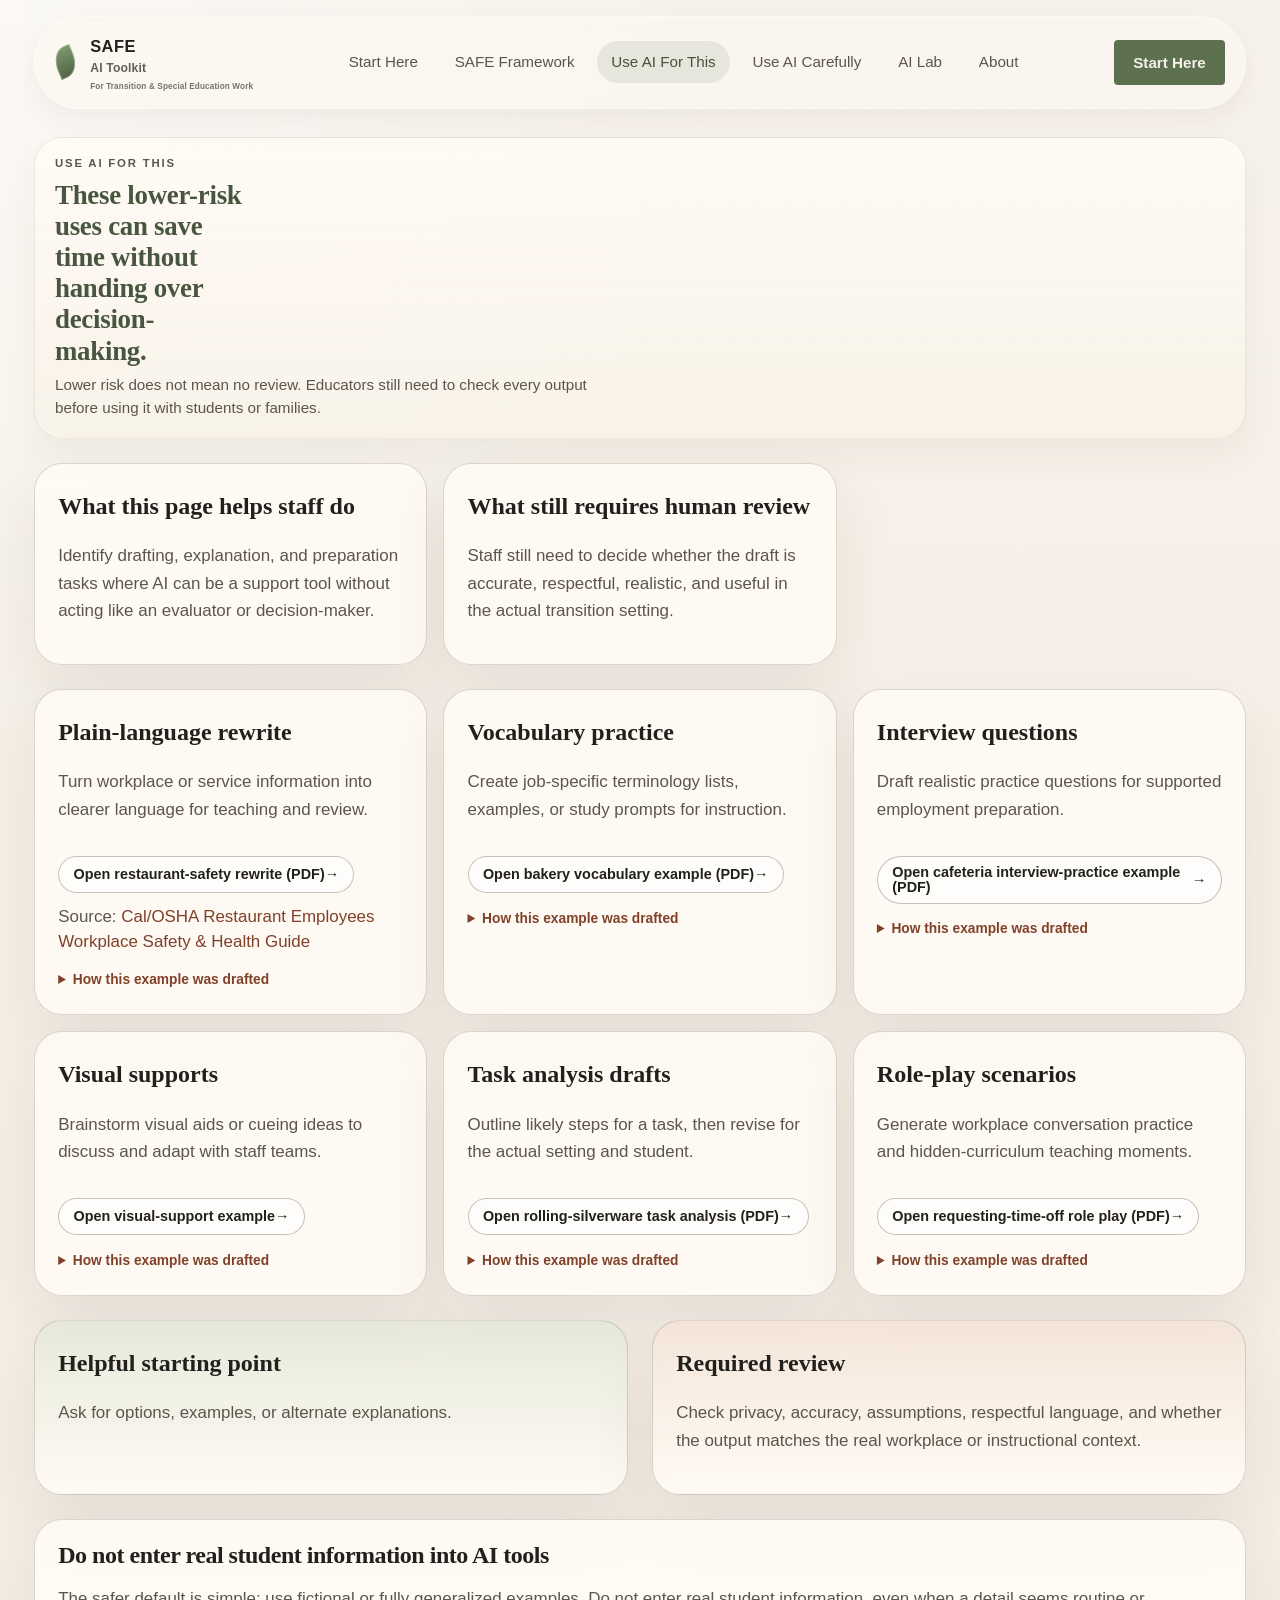
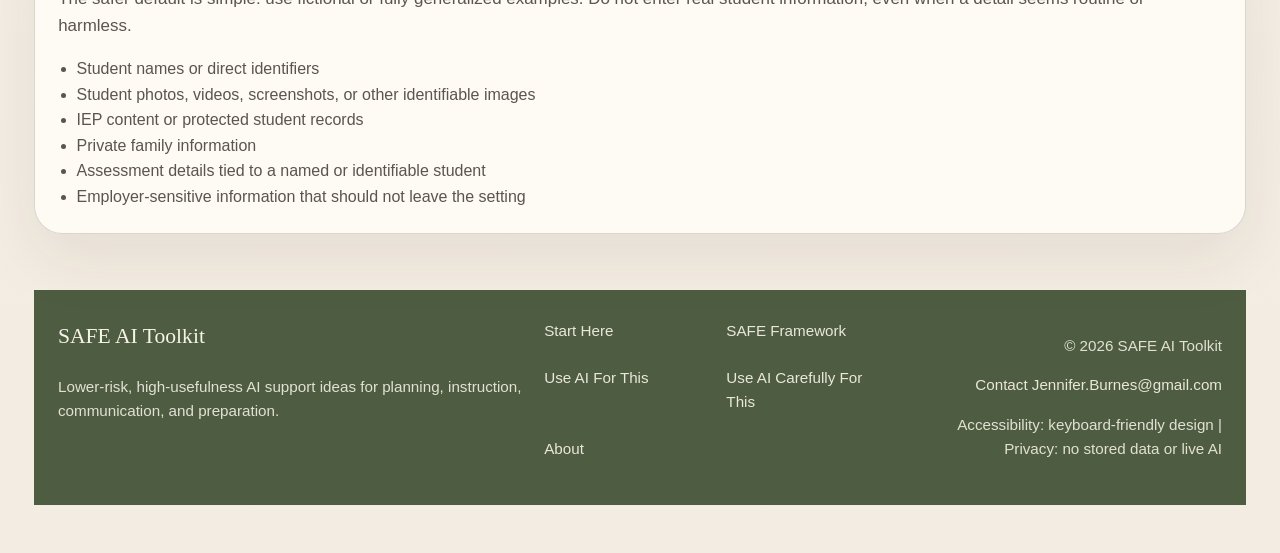
<file: use-ai-for-this.html>
<!doctype html>
<html lang="en">
  <head>
    <meta charset="UTF-8" />
    <meta name="viewport" content="width=device-width, initial-scale=1.0" />
    <title>Use AI For This | SAFE AI Toolkit</title>
    <link rel="icon" href="favicon.svg" type="image/svg+xml" />
    <link rel="stylesheet" href="styles.css" />
  </head>
  <body data-page="use-ai-for-this">
    <div class="site-shell">
      <a class="skip-link" href="#main-content">Skip to main content</a>
      <header class="site-header">
        <div class="brand-lockup">
          <a class="brand-mark" href="index.html" aria-label="SAFE AI Toolkit home">
            <span class="brand-mark__leaf"></span>
            <span class="brand-mark__text"><span>SAFE</span><span>AI Toolkit</span><span class="brand-mark__descriptor">For Transition &amp; Special Education Work</span></span>
          </a>
        </div>
        <button class="menu-toggle" type="button" aria-expanded="false" aria-controls="site-nav">Menu</button>
        <nav id="site-nav" class="site-nav" aria-label="Primary">
          <a href="start-here.html">Start Here</a>
          <a href="safe-framework.html">SAFE Framework</a>
          <a href="use-ai-for-this.html">Use AI For This</a>
          <a href="use-ai-carefully.html">Use AI Carefully</a>
          <a href="hidden-curriculum-ai-lab.html">AI Lab</a>
          <a href="about.html">About</a>
        </nav>
        <a class="header-cta" href="start-here.html">Start Here</a>
      </header>
      <main id="main-content" class="page-main">
        <section class="page-hero page-hero--paper">
          <p class="page-hero__kicker">Use AI For This</p>
          <h1>These lower-risk uses can save time without handing over decision-making.</h1>
          <p>Lower risk does not mean no review. Educators still need to check every output before using it with students or families.</p>
        </section>

        <section class="section card-grid card-grid--two">
          <article class="section-card">
            <h2>What this page helps staff do</h2>
            <p>Identify drafting, explanation, and preparation tasks where AI can be a support tool without acting like an evaluator or decision-maker.</p>
          </article>
          <article class="section-card">
            <h2>What still requires human review</h2>
            <p>Staff still need to decide whether the draft is accurate, respectful, realistic, and useful in the actual transition setting.</p>
          </article>
        </section>

        <section class="section card-grid card-grid--three">
          <article class="section-card"><h2>Plain-language rewrite</h2><p>Turn workplace or service information into clearer language for teaching and review.</p><a class="button button--secondary button--small resource-link" href="content/Visual%20Supports/RestaurantSafetyPlainLanguageGuide.pdf" target="_blank" rel="noopener noreferrer">Open restaurant-safety rewrite (PDF) <span aria-hidden="true">&rarr;</span></a><p class="resource-source">Source: <a href="https://www.dir.ca.gov/dosh/dosh_publications/Rsg.pdf" target="_blank" rel="noopener noreferrer">Cal/OSHA Restaurant Employees Workplace Safety &amp; Health Guide</a></p><details class="example-prompt"><summary>How this example was drafted</summary><p>This example rewrites selected ideas from a public safety guide. It is a learning summary, not legal advice or a replacement for workplace training and policy.</p><pre><code>Using the “Overview of Restaurant Safety” section of the public California OSHA Restaurant Employees Workplace Safety &amp; Health Guide (2024), create a two-page, plain-language safety guide for a young adult beginning work in a restaurant or cafeteria.

Keep the core safety meaning, but do not copy the source word for word or add rules that are not in the source. Use short sentences, clear headings, and practical reminders. Cover training before new tasks, clear walkways and exits, wet-floor and trip hazards, safe equipment use, ladder safety, chemical safety, and when to ask a supervisor for help. On the second page, use concrete “what to do” situations and briefly define terms such as hazard, Safety Data Sheet (SDS), and procedure.

Clearly label the result as a learning summary, not workplace policy or legal advice. Tell the reader to follow the actual workplace's procedures. Include a link to the original public source: https://www.dir.ca.gov/dosh/dosh_publications/Rsg.pdf. Do not include names, student information, or employer-specific details.</code></pre></details></article>
          <article class="section-card"><h2>Vocabulary practice</h2><p>Create job-specific terminology lists, examples, or study prompts for instruction.</p><a class="button button--secondary button--small resource-link" href="content/Visual%20Supports/VocabularyList.pdf" target="_blank" rel="noopener noreferrer">Open bakery vocabulary example (PDF) <span aria-hidden="true">&rarr;</span></a><details class="example-prompt"><summary>How this example was drafted</summary><p>This reviewed prompt created the linked one-page vocabulary visual. Check that every word and image matches the student's actual bakery tasks.</p><pre><code>Create a one-page, letter-size vocabulary visual for a student beginning work in a bakery. Use a clean, easy-to-scan layout with photo-realistic pictures and a printed word for each term. Do not use a cartoon style, real names, or identifying information.

Include these bakery words:
- Proofing
- Dough
- Yeast
- Convection oven
- Shape
- Rise
- Knead
- Mixer
- Dough hook

Use one clear image per word, plain-language labels, and high-contrast, readable text. Show real bakery equipment and processes, not decorative food imagery. Keep the page suitable for printing and reviewing with a student.</code></pre></details></article>
          <article class="section-card"><h2>Interview questions</h2><p>Draft realistic practice questions for supported employment preparation.</p><a class="button button--secondary button--small resource-link" href="content/Visual%20Supports/Cafeteria-InterviewQuestions.pdf" target="_blank" rel="noopener noreferrer">Open cafeteria interview-practice example (PDF) <span aria-hidden="true">&rarr;</span></a><details class="example-prompt"><summary>How this example was drafted</summary><p>This reviewed prompt created the linked practice questions. Revise them for the actual role and help the student prepare truthful, personal responses.</p><pre><code>Create a printable PDF with general interview-practice questions for a student in an 18-21 transition program who is interested in working in a nursing-home cafeteria. This is an instructional practice tool, not an employment screening or a prediction of what an employer will ask.

Use clear, student-friendly language and include questions about introductions, interest in the job, availability, following directions, teamwork, food safety, helping customers, and what to do when the student is unsure. Keep the questions appropriate for a cafeteria setting and leave space for a student or staff member to practice answers. Do not include student names, health information, or details about residents.</code></pre></details></article>
          <article class="section-card"><h2>Visual supports</h2><p>Brainstorm visual aids or cueing ideas to discuss and adapt with staff teams.</p><a class="button button--secondary button--small resource-link" href="content/Visual%20Supports/WorkExperienceOptions.png" target="_blank" rel="noopener noreferrer">Open visual-support example <span aria-hidden="true">&rarr;</span></a><details class="example-prompt"><summary>How this example was drafted</summary><p>This reviewed prompt created the linked example. Adapt the final visual for the real setting and learner.</p><pre><code>Create an 11 x 8.5 inch landscape, photo-realistic visual that compares two work-experience options for a student. Divide the page into two equal sections with clear headings, short student-friendly text, and several small, realistic photos. Do not use a cartoon style or real names.

Left section: Adaptive PE Aide
- Work with elementary or middle school students during activities.
- Help with activities and equipment.
- May be assigned to partner with one student.

Right section: Elementary Science Classroom Aide (K-2)
- Help set up materials.
- Help young students as directed by the teacher.

Use an easy-to-scan, professional layout with the words included on the visual.</code></pre></details></article>
          <article class="section-card"><h2>Task analysis drafts</h2><p>Outline likely steps for a task, then revise for the actual setting and student.</p><a class="button button--secondary button--small resource-link" href="content/Visual%20Supports/RollingSilverwareTaskAnalysis.pdf" target="_blank" rel="noopener noreferrer">Open rolling-silverware task analysis (PDF) <span aria-hidden="true">&rarr;</span></a><details class="example-prompt"><summary>How this example was drafted</summary><p>This reviewed sequence was assembled from reference photos and the linked demonstration video. Confirm the sequence, materials, and safety expectations with the actual workplace before teaching it.</p><pre><code>Create a one-page, letter-size task analysis for rolling silverware in a cafeteria or dining setting. Use photo-realistic visuals and plain-language written steps. The materials are one square cloth napkin, one fork, one knife, and one spoon. Do not use real names or identifying information.

Show these steps:
1. Spread the napkin flat on the table.
2. Turn the napkin so the seam is facing up.
3. Fold the napkin diagonally to make a triangle.
4. Put down the knife first, then the fork, then the spoon, keeping them somewhat stacked.
5. Fold one side over the silverware.
6. Fold the other side over the silverware and keep the seam facing up.
7. Roll from the bottom until the napkin is tight.
8. Check that the finished roll is closed and neat.

Include a QR code linking to this demonstration video: https://youtu.be/x5BhFVdgxqo?si=Iv2JZk-dsnh9sDOz. Use a clean, easy-to-scan, printable layout. Add a short reminder to review the real workplace routine with staff.</code></pre></details></article>
          <article class="section-card"><h2>Role-play scenarios</h2><p>Generate workplace conversation practice and hidden-curriculum teaching moments.</p><a class="button button--secondary button--small resource-link" href="content/Visual%20Supports/RequestingTimeOffRolePlay.pdf" target="_blank" rel="noopener noreferrer">Open requesting-time-off role play (PDF) <span aria-hidden="true">&rarr;</span></a><details class="example-prompt"><summary>How this example was drafted</summary><p>This reviewed script is for practice, not a substitute for the workplace's actual time-off or call-out policy.</p><pre><code>Create a one-page, printable role-play scenario and script for a young adult employee who needs to ask a supervisor for a day off. Use clear, student-friendly language and no real names or identifying information.

Include:
- A scenario where the employee knows about the need ahead of time.
- A short employee script that states the date, asks early, and asks what step to complete next.
- A supervisor response for role-play practice.
- A respectful closing response from the employee.
- A separate same-day call-out variation.
- A brief checklist: ask early when possible, state the date clearly, ask about the next step, repeat the plan if needed, and do not assume the time is approved until the supervisor confirms it.

Make it suitable for printing and practice with a staff member. Remind users to follow the workplace's actual policy.</code></pre></details></article>
        </section>

        <section class="section compare-grid">
          <article class="compare-card compare-card--good">
            <h2>Helpful starting point</h2>
            <p>Ask for options, examples, or alternate explanations.</p>
          </article>
          <article class="compare-card compare-card--caution">
            <h2>Required review</h2>
            <p>Check privacy, accuracy, assumptions, respectful language, and whether the output matches the real workplace or instructional context.</p>
          </article>
        </section>

        <section class="section">
          <div class="callout callout--thin">
            <h2>Do not enter real student information into AI tools</h2>
            <p>The safer default is simple: use fictional or fully generalized examples. Do not enter real student information, even when a detail seems routine or harmless.</p>
            <ul class="tight-list">
              <li>Student names or direct identifiers</li>
              <li>Student photos, videos, screenshots, or other identifiable images</li>
              <li>IEP content or protected student records</li>
              <li>Private family information</li>
              <li>Assessment details tied to a named or identifiable student</li>
              <li>Employer-sensitive information that should not leave the setting</li>
            </ul>
          </div>
        </section>
      </main>
      <footer class="site-footer site-footer--rich">
        <div class="site-footer__brand">
          <p>SAFE AI Toolkit</p>
          <p>Lower-risk, high-usefulness AI support ideas for planning, instruction, communication, and preparation.</p>
        </div>
        <div class="site-footer__links">
          <a href="start-here.html">Start Here</a>
          <a href="safe-framework.html">SAFE Framework</a>
          <a href="use-ai-for-this.html">Use AI For This</a>
          <a href="use-ai-carefully.html">Use AI Carefully For This</a>
          <a href="about.html">About</a>
        </div>
        <div class="site-footer__meta">
          <p>&copy; 2026 SAFE AI Toolkit</p>
          <p><a href="mailto:Jennifer.Burnes@gmail.com">Contact Jennifer.Burnes@gmail.com</a></p>
          <p>Accessibility: keyboard-friendly design | Privacy: no stored data or live AI</p>
        </div>
      </footer>
    </div>
    <script src="script.js"></script>
  </body>
</html>
</file>
<file: styles.css>
:root {
  --bg: #f5f0e7;
  --bg-strong: #ece4d7;
  --surface: rgba(255, 251, 245, 0.86);
  --surface-solid: #fbf7f1;
  --surface-rich: #f2eadf;
  --ink: #22201c;
  --muted: #5b554c;
  --line: rgba(63, 54, 42, 0.18);
  --line-strong: rgba(63, 54, 42, 0.3);
  --accent: #5d7051;
  --accent-deep: #43533b;
  --accent-soft: #dfe7d4;
  --clay: #b97857;
  --shadow: 0 24px 64px rgba(51, 42, 31, 0.08);
  --shadow-soft: 0 10px 30px rgba(51, 42, 31, 0.06);
  --radius: 28px;
  --radius-small: 18px;
  --max-width: 1180px;
  --transition: 220ms ease;
  --serif: "Iowan Old Style", "Palatino Linotype", "Book Antiqua", Georgia, serif;
  --sans: "Avenir Next", "Segoe UI", "Trebuchet MS", sans-serif;
}

*,
*::before,
*::after {
  box-sizing: border-box;
}

html {
  scroll-behavior: smooth;
}

body {
  margin: 0;
  font-family: var(--sans);
  color: var(--ink);
  background:
    radial-gradient(circle at top left, rgba(255, 255, 255, 0.58), transparent 30%),
    linear-gradient(180deg, #f7f2ea 0%, #f3ece2 100%);
  line-height: 1.6;
}

body::before {
  content: "";
  position: fixed;
  inset: 0;
  pointer-events: none;
  background-image:
    linear-gradient(rgba(72, 61, 47, 0.025) 1px, transparent 1px),
    linear-gradient(90deg, rgba(72, 61, 47, 0.025) 1px, transparent 1px);
  background-size: 28px 28px;
  mask-image: linear-gradient(180deg, rgba(0, 0, 0, 0.2), transparent 70%);
}

a {
  color: inherit;
  text-decoration: none;
}

img {
  max-width: 100%;
  display: block;
}

.site-shell {
  width: min(calc(100% - 2rem), calc(var(--max-width) + 2rem));
  margin: 0 auto;
  padding: 1rem 0 3rem;
}

.skip-link {
  position: fixed;
  z-index: 1000;
  top: 0.75rem;
  left: 0.75rem;
  transform: translateY(-180%);
  border-radius: 0.5rem;
  background: var(--ink);
  color: var(--surface-solid);
  padding: 0.7rem 0.9rem;
  font-weight: 700;
  text-decoration: none;
  transition: transform 160ms ease;
}

.skip-link:focus {
  transform: translateY(0);
  outline: 3px solid var(--clay);
  outline-offset: 3px;
}

.site-header {
  position: sticky;
  top: 1rem;
  z-index: 10;
  display: flex;
  align-items: center;
  justify-content: space-between;
  gap: 1rem;
  margin-bottom: 1.75rem;
  padding: 1rem 1.25rem;
  border: 1px solid rgba(255, 255, 255, 0.45);
  border-radius: 999px;
  background: rgba(251, 247, 241, 0.76);
  backdrop-filter: blur(18px);
  box-shadow: var(--shadow-soft);
}

.brand-mark {
  display: inline-flex;
  align-items: center;
  gap: 0.9rem;
  font-weight: 600;
  letter-spacing: 0.01em;
}

.brand-mark__leaf {
  width: 1.3rem;
  height: 1.9rem;
  border-radius: 70% 0 70% 0;
  background: linear-gradient(180deg, #7e9a6d 0%, #516347 100%);
  transform: rotate(-24deg);
  box-shadow: inset 0 0 0 1px rgba(255, 255, 255, 0.28);
}

.brand-mark__text {
  font-size: 0.95rem;
}

.brand-mark__text span {
  display: block;
}

.brand-mark__text span:first-child {
  font-size: 1.08em;
  letter-spacing: 0.03em;
}

.brand-mark__text span:nth-child(2) {
  font-size: 0.8em;
  color: #645f56;
}

.brand-mark__descriptor {
  max-width: 15rem;
  margin-top: 0.18rem;
  color: #7a7266;
  font-family: var(--sans);
  font-size: 0.54em;
  font-weight: 600;
  letter-spacing: 0.015em;
  line-height: 1.25;
}

.site-nav {
  display: flex;
  align-items: center;
  gap: 0.5rem;
  flex-wrap: wrap;
  justify-content: flex-end;
}

.site-nav a {
  padding: 0.55rem 0.9rem;
  border-radius: 999px;
  color: var(--muted);
  font-size: 0.95rem;
  transition: background-color var(--transition), color var(--transition), transform var(--transition);
}

.site-nav a:hover,
.site-nav a:focus-visible,
.site-nav a.is-active {
  background: rgba(93, 112, 81, 0.12);
  color: var(--accent-deep);
}

.menu-toggle {
  display: none;
  border: 0;
  border-radius: 999px;
  padding: 0.75rem 1rem;
  background: rgba(93, 112, 81, 0.14);
  color: var(--accent-deep);
  font: 600 0.95rem var(--sans);
}

.header-cta {
  display: inline-flex;
  align-items: center;
  justify-content: center;
  min-height: 2.8rem;
  padding: 0.75rem 1.2rem;
  border-radius: 4px;
  background: #5d704f;
  color: #f7f2ea;
  font: 600 0.95rem/1 var(--sans);
  white-space: nowrap;
}

.header-cta:hover,
.header-cta:focus-visible {
  background: #4f5f43;
}

.section,
.page-hero {
  margin-bottom: 1.5rem;
}

.hero,
.page-hero,
.editorial-panel,
.section-card,
.callout,
.table-card,
.lab-panel,
.lab-output-panel,
.checklist-card,
.compare-card,
.prompt-card {
  border: 1px solid var(--line);
  box-shadow: var(--shadow);
}

.hero {
  display: grid;
  grid-template-columns: minmax(0, 1.45fr) minmax(300px, 0.9fr);
  gap: 1.5rem;
  padding: 1.7rem;
  border-radius: 36px;
  background:
    linear-gradient(135deg, rgba(255, 255, 255, 0.58), transparent 48%),
    linear-gradient(180deg, rgba(250, 245, 238, 0.95), rgba(244, 235, 224, 0.92));
}

.hero__content,
.hero__feature-card,
.page-hero,
.editorial-panel,
.section-card,
.callout,
.table-card,
.lab-panel,
.lab-output-panel,
.checklist-card,
.compare-card,
.prompt-card {
  border-radius: var(--radius);
  background: var(--surface);
}

.hero__content {
  padding: 1.6rem;
}

.hero__supporting,
.page-hero__kicker,
.feature-card__eyeline {
  margin: 0 0 0.8rem;
  color: var(--accent-deep);
  font-size: 0.86rem;
  font-weight: 700;
  letter-spacing: 0.09em;
  text-transform: uppercase;
}

.hero h1,
.page-hero h1,
.section-heading h2,
.callout h2,
.editorial-panel h2,
.lab-output-panel h2,
.lab-panel h2 {
  margin: 0;
  font-family: var(--serif);
  font-weight: 700;
  line-height: 1.04;
  letter-spacing: -0.02em;
}

.hero h1 {
  max-width: 11ch;
  font-size: clamp(3rem, 7vw, 5.65rem);
}

.page-hero {
  padding: 2.2rem 2rem;
}

.page-hero h1 {
  max-width: 16ch;
  font-size: clamp(2.4rem, 6vw, 4.3rem);
  margin-bottom: 1rem;
}

.hero__lede,
.page-hero p,
.editorial-panel p,
.section-card p,
.callout p,
.compare-card p,
.prompt-card pre {
  color: var(--muted);
  font-size: 1.06rem;
}

.hero__actions,
.lab-actions {
  display: flex;
  gap: 0.8rem;
  flex-wrap: wrap;
  margin-top: 1.5rem;
}

.hero__notes {
  display: grid;
  gap: 0.8rem;
  margin-top: 1.4rem;
}

.hero__notes p,
.feature-card__note,
.callout__closing {
  margin: 0;
  color: var(--muted);
}

.button {
  display: inline-flex;
  align-items: center;
  justify-content: center;
  min-height: 2.9rem;
  padding: 0.8rem 1.2rem;
  border: 1px solid transparent;
  border-radius: 999px;
  font: 600 0.97rem/1 var(--sans);
  cursor: pointer;
  transition: transform var(--transition), background-color var(--transition), border-color var(--transition);
}

.button:hover,
.button:focus-visible,
.menu-toggle:hover,
.menu-toggle:focus-visible {
  transform: translateY(-1px);
}

.button--primary {
  background: var(--accent);
  color: #f8f4ee;
}

.button--primary:hover,
.button--primary:focus-visible {
  background: var(--accent-deep);
}

.button--secondary {
  background: rgba(255, 255, 255, 0.62);
  border-color: var(--line-strong);
  color: var(--ink);
}

.button--small {
  min-height: 2.35rem;
  padding: 0.55rem 0.9rem;
  font-size: 0.9rem;
}

.button:disabled {
  cursor: not-allowed;
  opacity: 0.55;
  transform: none;
}

.hero__feature-card {
  display: flex;
  flex-direction: column;
  gap: 1rem;
  padding: 1.6rem;
}

.hero__feature-card h2,
.editorial-panel h2,
.section-card h2,
.section-card h3,
.compare-card h2,
.callout__grid h3,
.prompt-card h2,
.review-card h2 {
  margin: 0;
  font-family: var(--serif);
  font-size: 1.5rem;
}

.feature-card__list,
.tight-list,
.step-list {
  margin: 0;
  padding-left: 1.15rem;
  color: var(--muted);
}

.section--split,
.compare-grid,
.lab-preview,
.lab-layout,
.callout__grid {
  display: grid;
  gap: 1.5rem;
}

.section--split,
.compare-grid,
.card-grid--two,
.lab-preview {
  grid-template-columns: repeat(2, minmax(0, 1fr));
}

.section-heading {
  margin-bottom: 1rem;
}

.section-heading h2 {
  font-size: clamp(2rem, 4vw, 3.2rem);
  margin-bottom: 0.55rem;
}

.section-heading p {
  max-width: 54rem;
  margin: 0;
  color: var(--muted);
}

.editorial-panel,
.section-card,
.callout,
.table-card,
.lab-panel,
.lab-output-panel,
.checklist-card,
.compare-card,
.prompt-card {
  padding: 1.45rem;
}

.editorial-panel--rich {
  background: linear-gradient(180deg, rgba(223, 231, 212, 0.54), rgba(251, 247, 241, 0.82));
}

.card-grid {
  display: grid;
  grid-template-columns: repeat(3, minmax(0, 1fr));
  gap: 1rem;
}

.card-grid--three {
  grid-template-columns: repeat(3, minmax(0, 1fr));
}

.section-card {
  min-height: 12rem;
  transition: transform var(--transition), border-color var(--transition), background-color var(--transition);
}

.section-card--compact {
  min-height: auto;
}

.section-card .resource-link {
  margin-top: 1rem;
}

.resource-source {
  margin: 0.75rem 0 0;
  color: var(--muted);
  font-size: 0.88rem;
  line-height: 1.45;
}

.resource-source a {
  color: #7f4129;
  text-decoration-thickness: 1px;
  text-underline-offset: 0.18em;
}

.example-prompt {
  margin-top: 0.9rem;
  color: var(--muted);
  font-size: 0.86rem;
}

.never-use-label {
  margin: 0 0 0.5rem;
  color: #9b3f2e;
  font-size: 0.78rem;
  font-weight: 800;
  letter-spacing: 0.08em;
  text-transform: uppercase;
}

.example-prompt summary {
  color: #7f4129;
  cursor: pointer;
  font-weight: 800;
}

.example-prompt p {
  margin: 0.7rem 0;
}

.example-output h3 {
  margin: 1.3rem 0 0.35rem;
  color: var(--ink);
  font-family: var(--serif);
  font-size: 1.15rem;
  line-height: 1.2;
}

.example-output__sample {
  border-left: 3px solid var(--clay);
  color: var(--ink);
  font-style: italic;
  padding-left: 0.75rem;
}

.prompt-copy-row {
  display: flex;
  align-items: center;
  gap: 0.65rem;
  margin: 0.8rem 0 0.5rem;
}

.prompt-copy-button {
  display: inline-flex;
  align-items: center;
  gap: 0.4rem;
  min-height: 2.25rem;
  padding: 0.45rem 0.7rem;
  border: 1px solid rgba(93, 112, 81, 0.52);
  border-radius: 999px;
  background: #fffdf8;
  color: var(--ink);
  cursor: pointer;
  font: inherit;
  font-size: 0.82rem;
  font-weight: 800;
}

.prompt-copy-button:hover {
  background: #edf0e7;
}

.prompt-copy-button:focus-visible {
  outline: 3px solid rgba(155, 75, 43, 0.4);
  outline-offset: 3px;
}

.prompt-copy-button svg {
  width: 1rem;
  height: 1rem;
  fill: none;
  stroke: currentColor;
  stroke-linecap: round;
  stroke-linejoin: round;
  stroke-width: 1.8;
}

.prompt-copy-status {
  color: #49633e;
  font-size: 0.8rem;
  font-weight: 800;
}

.example-prompt pre {
  max-height: 15rem;
  overflow: auto;
  margin: 0;
  padding: 0.8rem;
  border: 1px solid rgba(89, 76, 59, 0.12);
  border-radius: 8px;
  background: #faf6ef;
  color: #4d4a41;
  font-family: var(--sans);
  font-size: 0.8rem;
  line-height: 1.55;
  white-space: pre-wrap;
}

.section-card:hover,
.section-card:focus-visible {
  transform: translateY(-3px);
  border-color: rgba(93, 112, 81, 0.32);
  background: rgba(255, 251, 245, 0.94);
}

.section-card h3 {
  margin-bottom: 0.7rem;
  font-size: 1.55rem;
}

.lab-preview__left {
  padding: 1rem 0;
}

.lab-preview__left h3 {
  margin: 0 0 1rem;
  font-family: var(--serif);
  font-size: 1.65rem;
}

.lab-preview__notes {
  display: grid;
  grid-template-columns: repeat(2, minmax(0, 1fr));
  gap: 1rem;
  margin-top: 1rem;
}

.mock-window {
  padding: 0.95rem;
  border: 1px solid rgba(93, 112, 81, 0.18);
  border-radius: calc(var(--radius) + 4px);
  background: linear-gradient(180deg, #f9f6f0, #efe6da);
  box-shadow: inset 0 1px 0 rgba(255, 255, 255, 0.7);
}

.mock-window__toolbar {
  height: 1.2rem;
  width: 6rem;
  margin-bottom: 1rem;
  border-radius: 999px;
  background: rgba(93, 112, 81, 0.14);
}

.mock-window__content {
  display: grid;
  gap: 0.9rem;
}

.mock-field,
.mock-checklist,
.mock-choice-row span {
  border-radius: 20px;
  background: rgba(255, 255, 255, 0.7);
  border: 1px solid rgba(93, 112, 81, 0.12);
}

.mock-field {
  min-height: 5rem;
}

.mock-field--large {
  min-height: 8rem;
}

.mock-checklist {
  min-height: 4.5rem;
}

.mock-choice-row {
  display: grid;
  grid-template-columns: repeat(3, minmax(0, 1fr));
  gap: 0.65rem;
}

.mock-choice-row span {
  min-height: 2.8rem;
}

.callout {
  background: linear-gradient(180deg, rgba(239, 231, 216, 0.95), rgba(248, 244, 237, 0.95));
}

.callout--thin {
  background: rgba(255, 251, 245, 0.9);
}

.callout--warm {
  background: linear-gradient(180deg, rgba(245, 227, 214, 0.75), rgba(251, 247, 241, 0.95));
}

.callout__grid {
  grid-template-columns: repeat(3, minmax(0, 1fr));
  margin-top: 1rem;
}

.page-main {
  display: grid;
}

.checklist-card,
.table-card,
.review-card {
  background: rgba(255, 251, 245, 0.92);
}

.review-card {
  padding: 1.45rem;
  border: 1px solid var(--line);
  border-radius: var(--radius);
  box-shadow: var(--shadow);
}

.framework-table {
  width: 100%;
  border-collapse: collapse;
}

.framework-table th,
.framework-table td {
  padding: 1rem;
  border-bottom: 1px solid var(--line);
  text-align: left;
  vertical-align: top;
}

.framework-table th {
  font-size: 0.92rem;
  letter-spacing: 0.06em;
  text-transform: uppercase;
  color: var(--accent-deep);
}

.compare-card--good {
  background: linear-gradient(180deg, rgba(223, 231, 212, 0.6), rgba(255, 251, 245, 0.9));
}

.compare-card--caution {
  background: linear-gradient(180deg, rgba(245, 227, 214, 0.72), rgba(255, 251, 245, 0.92));
}

.lab-layout {
  grid-template-columns: minmax(0, 1.15fr) minmax(320px, 0.85fr);
  align-items: start;
}

.lab-panel,
.lab-output-panel {
  display: grid;
  gap: 1rem;
}

.lab-section {
  display: grid;
  gap: 0.75rem;
}

.field-label {
  font-family: var(--serif);
  font-size: 1.42rem;
  line-height: 1.15;
}

.field-help {
  margin: 0;
  color: var(--muted);
  font-size: 0.97rem;
}

textarea {
  width: 100%;
  padding: 1rem 1rem 1.05rem;
  border: 1px solid var(--line-strong);
  border-radius: 22px;
  background: rgba(255, 255, 255, 0.84);
  color: var(--ink);
  font: 500 1rem/1.55 var(--sans);
  resize: vertical;
  min-height: 3.3rem;
}

textarea:focus-visible,
input:focus-visible,
.purpose-card:focus-within {
  outline: 2px solid rgba(93, 112, 81, 0.34);
  outline-offset: 2px;
}

fieldset {
  margin: 0;
  padding: 0;
  border: 0;
}

.lab-section label {
  display: flex;
  align-items: flex-start;
  gap: 0.7rem;
  color: var(--muted);
}

input[type="checkbox"],
input[type="radio"] {
  margin-top: 0.22rem;
  accent-color: var(--accent);
}

.purpose-grid {
  display: grid;
  grid-template-columns: repeat(2, minmax(0, 1fr));
  gap: 0.8rem;
}

.purpose-card {
  padding: 0.95rem 1rem;
  border: 1px solid var(--line);
  border-radius: 20px;
  background: rgba(255, 255, 255, 0.62);
  transition: border-color var(--transition), background-color var(--transition), transform var(--transition);
}

.purpose-card:hover {
  transform: translateY(-1px);
  border-color: rgba(93, 112, 81, 0.32);
}

.purpose-card:has(input:checked) {
  background: rgba(223, 231, 212, 0.6);
  border-color: rgba(93, 112, 81, 0.42);
}

.status-message {
  align-self: center;
  color: var(--accent-deep);
  font-size: 0.95rem;
}

.privacy-screen {
  display: grid;
  gap: 0.75rem;
  padding: 1rem;
  border: 1px solid var(--line);
  border-radius: 20px;
  background: rgba(255, 255, 255, 0.62);
}

.privacy-screen__top {
  display: flex;
  align-items: center;
  justify-content: space-between;
  gap: 0.75rem;
  flex-wrap: wrap;
}

.privacy-signal {
  display: inline-flex;
  align-items: center;
  min-height: 2rem;
  padding: 0.35rem 0.8rem;
  border-radius: 999px;
  font-size: 0.9rem;
  font-weight: 700;
  letter-spacing: 0.03em;
}

.privacy-signal--pending,
.privacy-signal--review {
  background: rgba(127, 117, 100, 0.14);
  color: #5b5143;
}

.privacy-signal--green {
  background: rgba(101, 141, 88, 0.18);
  color: #35502f;
}

.privacy-signal--red {
  background: rgba(179, 95, 55, 0.18);
  color: #8d3f20;
}

.privacy-screen--green {
  border-color: rgba(101, 141, 88, 0.35);
  background: rgba(244, 250, 242, 0.92);
}

.privacy-screen--red {
  border-color: rgba(179, 95, 55, 0.35);
  background: rgba(253, 245, 242, 0.94);
}

.privacy-flags {
  display: grid;
  gap: 0.45rem;
}

.privacy-flags li {
  color: var(--muted);
}

.privacy-preview {
  display: grid;
  gap: 0.4rem;
  padding-top: 0.85rem;
  border-top: 1px solid rgba(179, 95, 55, 0.2);
}

.privacy-preview__label {
  margin: 0;
  color: var(--accent-deep);
  font-size: 0.82rem;
  font-weight: 700;
  letter-spacing: 0.08em;
  text-transform: uppercase;
}

.privacy-preview__text {
  margin: 0;
  color: var(--ink);
  line-height: 1.7;
  white-space: pre-wrap;
}

.privacy-preview mark {
  padding: 0.05em 0.15em;
  border-radius: 0.2em;
  background: rgba(179, 95, 55, 0.22);
  color: inherit;
  box-decoration-break: clone;
  -webkit-box-decoration-break: clone;
}

.prompt-stack {
  display: grid;
  gap: 1rem;
}

.prompt-card pre {
  margin: 1rem 0 0;
  white-space: pre-wrap;
  font-family: var(--sans);
}

.site-footer {
  display: flex;
  justify-content: space-between;
  gap: 1rem;
  margin-top: 2rem;
  padding: 1.5rem 0.35rem 0;
  color: var(--muted);
  font-size: 0.95rem;
}

@media (max-width: 980px) {
  .hero,
  .section--split,
  .compare-grid,
  .card-grid,
  .lab-layout,
  .lab-preview,
  .callout__grid,
  .lab-preview__notes {
    grid-template-columns: 1fr;
  }

  .hero h1,
  .page-hero h1 {
    max-width: none;
  }

  .site-header {
    border-radius: 32px;
    align-items: flex-start;
  }

  .menu-toggle {
    display: inline-flex;
  }

  .site-nav {
    display: none;
    width: 100%;
    padding-top: 0.5rem;
    justify-content: flex-start;
  }

  .site-nav.is-open {
    display: flex;
  }
}

@media (max-width: 720px) {
  .site-shell {
    width: min(calc(100% - 1rem), calc(var(--max-width) + 1rem));
    padding-top: 0.5rem;
  }

  .site-header {
    position: static;
    padding: 1rem;
  }

  .hero,
  .page-hero,
  .editorial-panel,
  .section-card,
  .callout,
  .table-card,
  .lab-panel,
  .lab-output-panel,
  .checklist-card,
  .compare-card,
  .prompt-card {
    border-radius: 24px;
  }

  .hero,
  .page-hero {
    padding: 1.2rem;
  }

  .hero__content,
  .hero__feature-card,
  .editorial-panel,
  .section-card,
  .callout,
  .table-card,
  .lab-panel,
  .lab-output-panel,
  .checklist-card,
  .compare-card,
  .prompt-card {
    padding: 1.1rem;
  }

  .purpose-grid {
    grid-template-columns: 1fr;
  }

  .site-footer {
    flex-direction: column;
  }
}

@media (prefers-reduced-motion: reduce) {
  html {
    scroll-behavior: auto;
  }

  *,
  *::before,
  *::after {
    animation: none !important;
    transition: none !important;
  }
}

body[data-page="home"] {
  background:
    radial-gradient(circle at top left, rgba(255, 255, 255, 0.62), transparent 30%),
    linear-gradient(180deg, #faf6ef 0%, #f4ecdf 100%);
}

body[data-page="home"] .site-header {
  top: 0.75rem;
  margin-bottom: 1.35rem;
  padding: 1rem 1.7rem;
  border: 1px solid rgba(103, 88, 66, 0.08);
  background: rgba(249, 244, 236, 0.92);
  backdrop-filter: blur(10px);
  box-shadow: 0 10px 24px rgba(64, 54, 41, 0.05);
}

body[data-page="home"] .brand-mark__leaf {
  width: 1.7rem;
  height: 2.5rem;
}

body[data-page="home"] .brand-mark__text {
  font-family: var(--serif);
  font-size: 1.05rem;
  line-height: 1.1;
}

body[data-page="home"] .brand-mark__text span:first-child {
  font-size: 1.2em;
}

body[data-page="home"] .brand-mark__text span:nth-child(2) {
  font-size: 0.92em;
}

body[data-page="home"] .site-nav a {
  padding: 0.4rem 0.48rem;
  font-size: 0.92rem;
}

.hero--homepage {
  position: relative;
  grid-template-columns: minmax(0, 1.2fr) minmax(21rem, 0.9fr);
  gap: 3rem;
  padding: 2rem 0 4.5rem;
  border: 0;
  border-radius: 0;
  background: transparent;
  box-shadow: none;
}

.hero__content--open {
  padding: 2.1rem 0 0 1rem;
  border: 0;
  border-radius: 0;
  background: transparent;
  box-shadow: none;
}

.hero--homepage h1 {
  max-width: 8ch;
  font-size: clamp(4.2rem, 8vw, 6.6rem);
  color: #4b5d3f;
}

.hero-rule,
.band-panel__rule {
  display: inline-block;
  width: 3.5rem;
  height: 2px;
  margin: 1rem 0 1.2rem;
  background: rgba(184, 120, 87, 0.8);
}

.hero__scope {
  margin: -0.45rem 0 1.1rem;
  color: #7f4129;
  font-family: var(--serif);
  font-size: clamp(1.2rem, 2.5vw, 1.65rem);
  line-height: 1.2;
}

.hero__lede--wide {
  max-width: 33rem;
  font-size: 1.16rem;
  line-height: 1.82;
}

.button--outline {
  background: transparent;
  border-color: #5d6c4d;
  color: #425138;
}

.button--outline:hover,
.button--outline:focus-visible {
  background: rgba(93, 112, 81, 0.08);
}

.button--clay {
  background: var(--clay);
  color: #fff8f1;
}

.button--clay:hover,
.button--clay:focus-visible {
  background: #a86542;
}

.hero__motto {
  margin: 1.6rem 0 0;
  color: #6f6a5d;
  font-family: var(--serif);
  font-style: italic;
  font-size: 1.14rem;
}

.feature-card {
  display: flex;
  flex-direction: column;
  gap: 1rem;
  padding: 2rem 2rem 1.6rem;
  border-radius: 24px;
  background: rgba(255, 252, 246, 0.95);
}

.feature-card--illustrated {
  position: relative;
  justify-self: end;
  width: min(100%, 28rem);
}

.feature-card__tape {
  position: absolute;
  top: -0.65rem;
  left: 50%;
  width: 5.2rem;
  height: 1.05rem;
  transform: translateX(-50%) rotate(-1deg);
  background: rgba(214, 197, 162, 0.58);
  border-radius: 2px;
}

.feature-card--illustrated h2 {
  font-family: var(--serif);
  font-weight: 500;
  font-size: 3rem;
  line-height: 1.04;
}

.feature-card__art {
  position: relative;
  min-height: 15rem;
  border-radius: 18px;
  background:
    radial-gradient(circle at center, rgba(146, 158, 119, 0.16), transparent 60%),
    linear-gradient(180deg, #f3efe4, #ebe3d4);
  overflow: hidden;
}

.feature-card__door {
  position: absolute;
  left: 50%;
  bottom: 2.65rem;
  width: 3rem;
  height: 5.7rem;
  transform: translateX(-50%);
  border: 4px solid #6c735d;
  background: linear-gradient(180deg, #7b7f6b, #5a624f);
  box-shadow: 0 0 0 8px rgba(125, 138, 112, 0.15);
}

.feature-card__steps {
  position: absolute;
  left: 50%;
  bottom: 1rem;
  width: 8rem;
  height: 2.5rem;
  transform: translateX(-50%);
  background:
    linear-gradient(180deg, transparent 0.35rem, #c6b79d 0.35rem, #c6b79d 0.6rem, transparent 0.6rem),
    linear-gradient(180deg, transparent 1rem, #d2c3ab 1rem, #d2c3ab 1.38rem, transparent 1.38rem),
    linear-gradient(180deg, transparent 1.8rem, #dfd1ba 1.8rem, #dfd1ba 2.35rem, transparent 2.35rem);
}

.feature-card__plant {
  position: absolute;
  bottom: 1.4rem;
  width: 2.2rem;
  height: 5rem;
}

.feature-card__plant::before {
  content: "";
  position: absolute;
  inset: 0;
  background:
    linear-gradient(180deg, transparent 15%, #7f8d6c 15% 19%, transparent 19%),
    radial-gradient(circle at 34% 34%, #7f8d6c 0 13%, transparent 14%),
    radial-gradient(circle at 70% 42%, #7f8d6c 0 12%, transparent 13%),
    radial-gradient(circle at 35% 61%, #7f8d6c 0 11%, transparent 12%),
    radial-gradient(circle at 68% 68%, #7f8d6c 0 10%, transparent 11%);
}

.feature-card__plant--left {
  left: 5.7rem;
}

.feature-card__plant--right {
  right: 5.7rem;
  transform: scaleX(-1);
}

.feature-card__link {
  color: #b35f37;
  font-size: 1.08rem;
  font-weight: 600;
}

.feature-card__link::after {
  content: " →";
}

.terrain-divider {
  position: absolute;
  left: -2rem;
  right: -2rem;
  bottom: 0;
  height: 4.25rem;
  background: #91977f;
  clip-path: polygon(0 80%, 13% 72%, 24% 77%, 36% 67%, 48% 75%, 61% 62%, 74% 69%, 86% 58%, 100% 66%, 100% 100%, 0 100%);
}

.section-band {
  display: grid;
  grid-template-columns: repeat(2, minmax(0, 1fr));
  gap: 0;
  padding: 1.9rem;
  border: 1px solid rgba(96, 82, 60, 0.1);
  background: rgba(252, 248, 241, 0.92);
}

.band-panel {
  display: grid;
  grid-template-columns: 4.4rem 1fr;
  gap: 1rem;
  padding: 1rem 1.2rem;
}

.band-panel + .band-panel {
  border-left: 1px solid rgba(96, 82, 60, 0.12);
}

.band-panel__icon {
  display: grid;
  place-items: center;
  width: 3.45rem;
  height: 3.45rem;
  border-radius: 50%;
  color: white;
  font-size: 1.7rem;
}

.band-panel--positive .band-panel__icon {
  background: #65724e;
}

.band-panel--negative .band-panel__icon {
  background: #b7663f;
}

.band-panel__body h2 {
  margin: 0;
  font-family: var(--serif);
  font-size: 2rem;
  color: #48563f;
}

.band-panel--negative .band-panel__body h2 {
  color: #b35f37;
}

.band-panel__body .tight-list {
  line-height: 1.85;
}

.section--toolkit-overview .section-heading h2 {
  text-align: center;
}

.section--toolkit-overview .section-heading p {
  margin: 0 auto;
  text-align: center;
}

.toolkit-grid {
  display: grid;
  grid-template-columns: repeat(6, minmax(0, 1fr));
  gap: 0.85rem;
}

.toolkit-card {
  display: flex;
  flex-direction: column;
  min-height: 17rem;
  padding: 1.35rem 1rem 1rem;
  border: 1px solid rgba(88, 77, 60, 0.14);
  background: rgba(252, 248, 241, 0.9);
  transition: transform var(--transition), border-color var(--transition), background-color var(--transition);
}

.toolkit-card:hover,
.toolkit-card:focus-visible {
  transform: translateY(-3px);
  border-color: rgba(93, 112, 81, 0.28);
  background: rgba(255, 252, 247, 0.98);
}

.toolkit-card__icon {
  width: 4.15rem;
  height: 4.15rem;
  margin-bottom: 1rem;
  color: #8b9471;
}

.toolkit-card__icon svg {
  width: 100%;
  height: 100%;
  fill: none;
  stroke: currentColor;
  stroke-width: 2.1;
  stroke-linecap: round;
  stroke-linejoin: round;
}

.toolkit-card h3 {
  margin: 0 0 0.7rem;
  font-family: var(--serif);
  font-size: 1.17rem;
  color: #374631;
}

.toolkit-card p {
  margin: 0 0 auto;
  color: var(--muted);
  font-size: 0.97rem;
}

.toolkit-card__link {
  margin-top: 1rem;
  color: #485a3d;
  font-weight: 600;
}

.toolkit-card__link::after {
  content: " →";
}

.signature-section {
  display: grid;
  grid-template-columns: minmax(0, 0.78fr) minmax(0, 1.22fr);
  gap: 1.8rem;
  align-items: start;
}

.signature-copy {
  padding: 1rem 1rem 1rem 0.3rem;
}

.signature-copy h2 {
  margin: 0;
  font-family: var(--serif);
  font-size: 3.25rem;
  line-height: 1.05;
  color: #302d27;
}

.signature-list {
  margin: 1.35rem 0 2rem;
  padding-left: 1.1rem;
  color: var(--muted);
  line-height: 1.9;
}

.signature-shell {
  border: 1px solid rgba(79, 73, 57, 0.14);
  border-radius: 14px;
  overflow: hidden;
  background: rgba(255, 252, 246, 0.95);
  box-shadow: var(--shadow-soft);
}

.signature-shell__header,
.lab-panel__header {
  display: flex;
  align-items: center;
  gap: 0.65rem;
  padding: 0.95rem 1.15rem;
  background: #5d704f;
  color: #f4efe5;
  font-family: var(--serif);
  font-size: 1.18rem;
}

.signature-shell__leaf {
  width: 0.8rem;
  height: 1.2rem;
  border-radius: 70% 0 70% 0;
  background: #f4efe5;
  transform: rotate(-24deg);
}

.signature-shell__status {
  margin-left: auto;
  padding: 0.25rem 0.5rem;
  border: 1px solid rgba(244, 239, 229, 0.45);
  border-radius: 999px;
  color: rgba(244, 239, 229, 0.85);
  font-family: var(--sans);
  font-size: 0.67rem;
  font-weight: 700;
  letter-spacing: 0.08em;
  text-transform: uppercase;
}

.signature-preview {
  padding: 1.45rem;
}

.signature-preview__lead {
  margin: 0 0 1rem;
  color: #4d4a41;
  font-family: var(--serif);
  font-size: 1.35rem;
}

.signature-preview__lanes {
  display: grid;
  grid-template-columns: repeat(3, minmax(0, 1fr));
  gap: 0.7rem;
}

.signature-preview__lane {
  min-height: 10.5rem;
  padding: 1rem;
  border: 1px solid rgba(89, 76, 59, 0.12);
  border-radius: 9px;
  background: #faf6ef;
}

.signature-preview__lane span {
  color: #a55436;
  font-size: 0.72rem;
  font-weight: 800;
  letter-spacing: 0.08em;
}

.signature-preview__lane h3 {
  margin: 0.55rem 0 0.45rem;
  color: #35442d;
  font-family: var(--serif);
  font-size: 1.2rem;
  line-height: 1.1;
}

.signature-preview__lane p {
  margin: 0;
  color: var(--muted);
  font-size: 0.84rem;
  line-height: 1.5;
}

.signature-preview__safety {
  display: grid;
  gap: 0.2rem;
  margin-top: 1rem;
  padding: 0.85rem 0.95rem;
  border-left: 4px solid #a55436;
  background: #f7eee8;
  color: #5e4f43;
  font-size: 0.88rem;
  line-height: 1.45;
}

.signature-preview__safety strong {
  color: #8e4327;
}

.signature-preview__open {
  display: inline-flex;
  gap: 0.45rem;
  margin-top: 1.15rem;
  color: #9a492d;
  font-size: 0.94rem;
  font-weight: 800;
  text-decoration: none;
}

.signature-preview__open:hover,
.signature-preview__open:focus-visible {
  color: #6e351f;
  text-decoration: underline;
}

.signature-shell__footer {
  margin: 0;
  padding: 0.85rem 1.15rem;
  border-top: 1px solid rgba(89, 76, 59, 0.12);
  color: #70685d;
  font-size: 0.9rem;
}

.closing-banner {
  display: grid;
  grid-template-columns: 12rem 1fr 10rem;
  align-items: center;
  gap: 1.5rem;
  padding: 1.8rem 2rem;
  border: 1px solid rgba(95, 82, 61, 0.08);
  background: rgba(252, 248, 241, 0.88);
}

.closing-banner__leaf {
  width: 9rem;
  height: 9rem;
  opacity: 0.7;
  background:
    radial-gradient(circle at 42% 24%, #8b9471 0 10%, transparent 11%),
    radial-gradient(circle at 58% 34%, #8b9471 0 10%, transparent 11%),
    radial-gradient(circle at 34% 46%, #8b9471 0 10%, transparent 11%),
    radial-gradient(circle at 62% 56%, #8b9471 0 10%, transparent 11%),
    linear-gradient(180deg, transparent 15%, #8b9471 15% 18%, transparent 18%),
    linear-gradient(35deg, transparent 40%, #8b9471 40% 44%, transparent 44%),
    linear-gradient(-35deg, transparent 40%, #8b9471 40% 44%, transparent 44%);
}

.closing-banner__copy {
  text-align: center;
}

.closing-banner__copy h2 {
  margin: 0;
  font-family: var(--serif);
  font-size: clamp(2rem, 4vw, 3.15rem);
  color: #4d5c41;
}

.closing-banner__copy p {
  max-width: 42rem;
  margin: 0 auto;
}

.closing-banner__care svg {
  width: 100%;
  height: auto;
  fill: none;
  stroke: #7e876e;
  stroke-width: 3;
  stroke-linecap: round;
  stroke-linejoin: round;
}

.page-hero--lab {
  background: rgba(255, 251, 245, 0.78);
}

.page-hero--paper {
  display: grid;
  gap: 0.4rem;
  padding: 1.05rem 1.25rem 1.15rem;
  background:
    linear-gradient(180deg, rgba(255, 251, 245, 0.9), rgba(248, 242, 232, 0.86));
  border: 1px solid rgba(95, 82, 61, 0.1);
  box-shadow: 0 16px 34px rgba(67, 54, 40, 0.05);
}

.page-hero--paper h1 {
  max-width: 14ch;
  margin-bottom: 0.05rem;
  color: #48563f;
  font-size: clamp(1.45rem, 2.1vw, 1.95rem);
  line-height: 1.16;
  letter-spacing: -0.01em;
}

.page-hero--paper p {
  max-width: 36rem;
  margin: 0;
  font-size: 0.95rem;
  line-height: 1.5;
}

.page-hero--paper .page-hero__kicker {
  margin-bottom: 0.1rem;
  font-size: 0.71rem;
  letter-spacing: 0.16em;
}

.page-hero--lab {
  padding: 1.15rem 1.3rem 1.25rem;
}

.page-hero--lab h1 {
  max-width: 10ch;
  font-size: clamp(1.7rem, 2.6vw, 2.25rem);
  line-height: 1.12;
  letter-spacing: -0.01em;
}

.page-hero--lab p {
  max-width: 34rem;
  font-size: 0.95rem;
  line-height: 1.54;
}

.page-hero__split {
  display: grid;
  grid-template-columns: minmax(0, 1.3fr) minmax(16rem, 0.8fr);
  gap: 2rem;
  align-items: start;
}

.page-hero__side-note {
  padding: 1.2rem 1.3rem;
  border: 1px solid rgba(95, 82, 61, 0.14);
  border-radius: 18px;
  background: rgba(252, 248, 241, 0.9);
}

.page-hero__side-note h2 {
  margin: 0 0 0.6rem;
  font-family: var(--serif);
  font-size: 1.5rem;
}

.lab-layout--framed {
  padding: 0;
  border: 1px solid rgba(79, 73, 57, 0.14);
  border-radius: 14px;
  overflow: hidden;
  background: rgba(255, 252, 246, 0.95);
}

.lab-panel,
.lab-output-panel {
  align-content: start;
}

.lab-layout--framed .lab-panel,
.lab-layout--framed .lab-output-panel {
  border: 0;
  border-radius: 0;
  background: transparent;
  box-shadow: none;
}

.signature-section--lab-page {
  grid-template-columns: minmax(0, 0.42fr) minmax(0, 1.58fr);
}

.signature-copy--lab-page {
  padding-top: 0.2rem;
}

.signature-copy--lab-page h2 {
  font-size: clamp(1.95rem, 3vw, 2.7rem);
  line-height: 1.08;
}

.site-footer--rich {
  display: grid;
  grid-template-columns: 1.35fr 1fr 0.9fr;
  gap: 1rem;
  margin-top: 2rem;
  padding: 1.8rem 1.5rem;
  background: #4e5d41;
  color: rgba(247, 242, 232, 0.88);
}

.site-footer--rich a {
  color: rgba(247, 242, 232, 0.92);
}

.site-footer__brand p:first-child {
  margin-top: 0;
  font-family: var(--serif);
  font-size: 1.35rem;
  color: #f7f2e8;
}

.site-footer__links {
  display: grid;
  grid-template-columns: repeat(2, minmax(0, 1fr));
  gap: 0.45rem 1rem;
}

.site-footer__meta {
  text-align: right;
}

@media (max-width: 980px) {
  .hero--homepage,
  .section-band,
  .toolkit-grid,
  .signature-section,
  .page-hero__split,
  .closing-banner,
  .site-footer--rich,
  .signature-section--lab-page {
    grid-template-columns: 1fr;
  }

  .feature-card--illustrated {
    width: 100%;
  }

  .header-cta {
    display: none;
  }

  .band-panel + .band-panel {
    border-left: 0;
    border-top: 1px solid rgba(96, 82, 60, 0.12);
  }

  .toolkit-grid {
    grid-template-columns: repeat(2, minmax(0, 1fr));
  }

  .site-footer__meta {
    text-align: left;
  }
}

@media (max-width: 720px) {
  .signature-preview {
    padding: 1.1rem;
  }

  .signature-preview__lanes {
    grid-template-columns: 1fr;
  }

  .signature-preview__lane {
    min-height: 0;
  }

  .hero--homepage {
    gap: 1.8rem;
    padding: 1.4rem 0 4rem;
  }

  .hero__content--open {
    padding: 1rem 0 0;
  }

  .hero--homepage h1 {
    font-size: clamp(3rem, 15vw, 4.6rem);
  }

  .toolkit-grid {
    grid-template-columns: 1fr;
  }

  .closing-banner {
    padding: 1.3rem;
  }

  .closing-banner__leaf,
  .closing-banner__care {
    display: none;
  }

  .site-footer--rich {
    padding: 1.3rem;
  }

  .page-hero--paper,
  .page-hero--lab {
    padding: 0.95rem 1rem 1.05rem;
  }

  .page-hero--paper h1,
  .page-hero--lab h1 {
    max-width: 100%;
  }
}

/* Keep flagged previews hidden when the current scan has no findings. */
.privacy-preview[hidden] {
  display: none;
}
</file>
